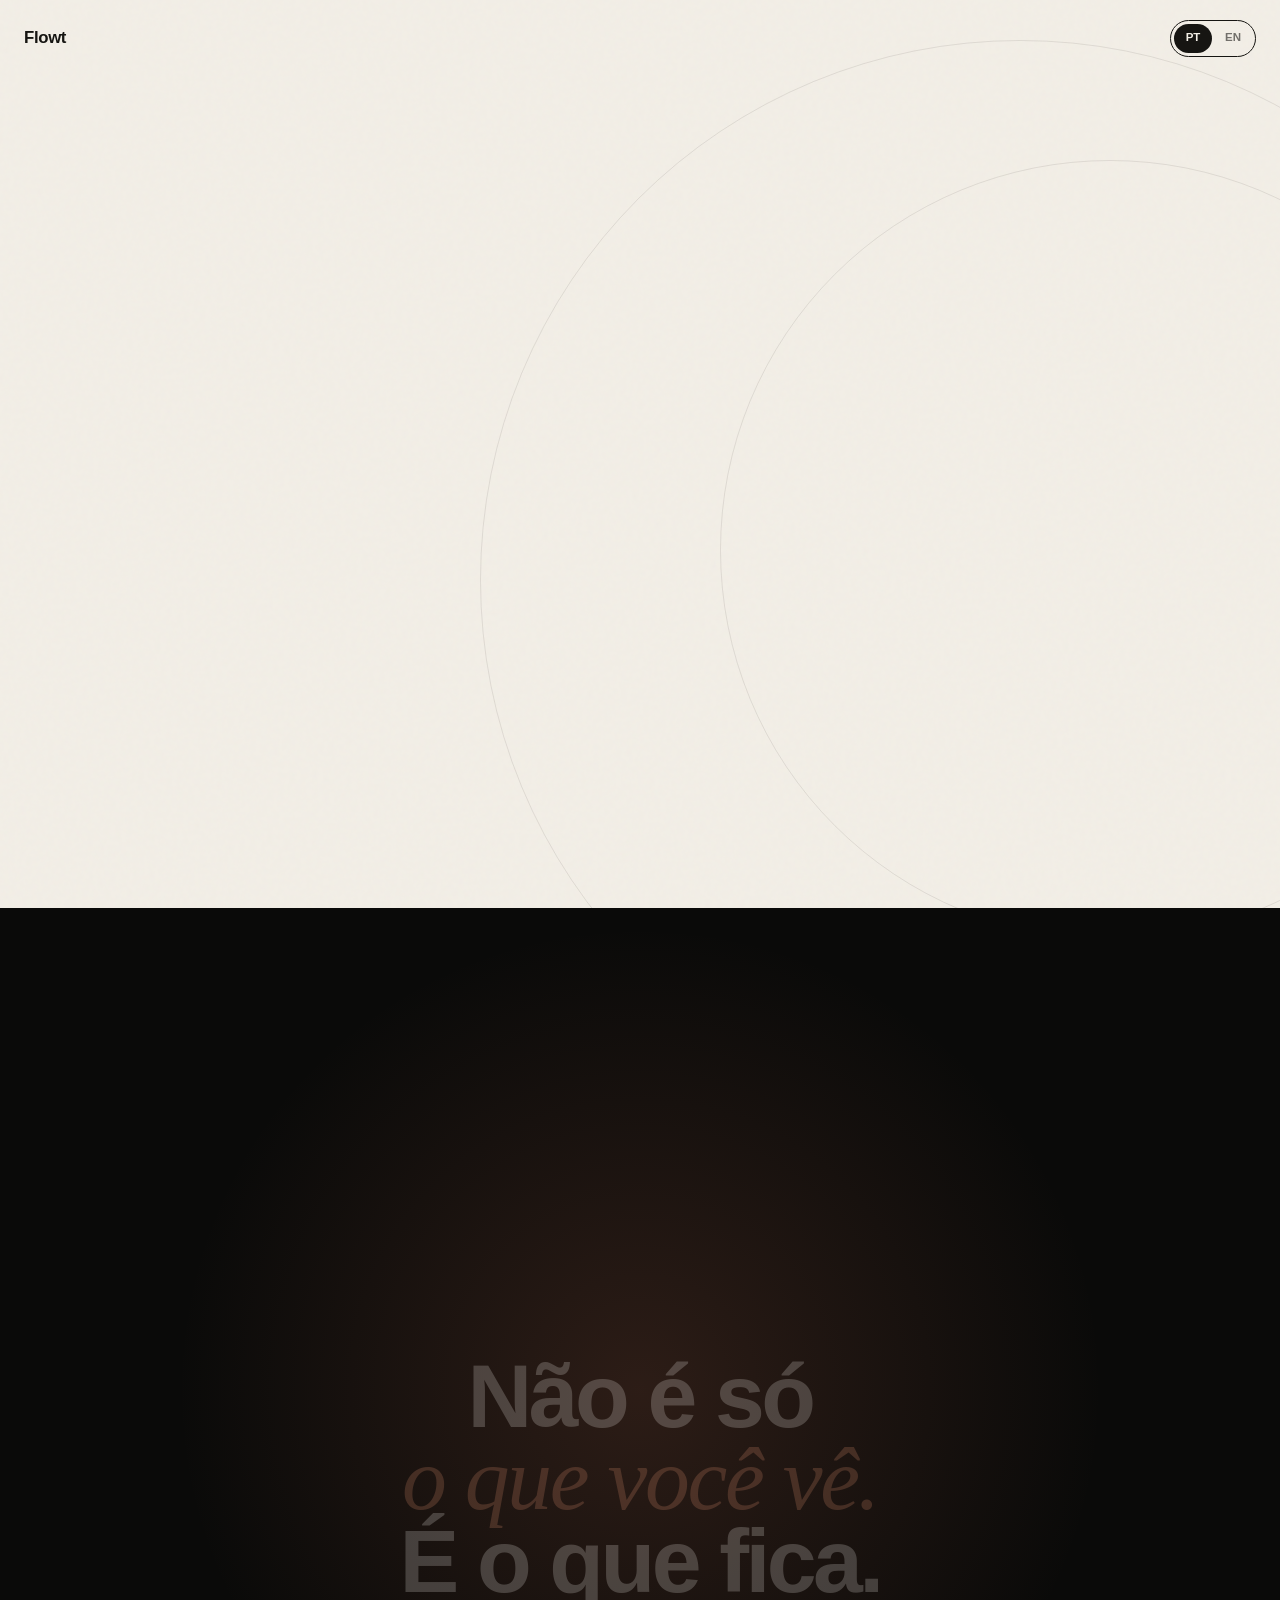
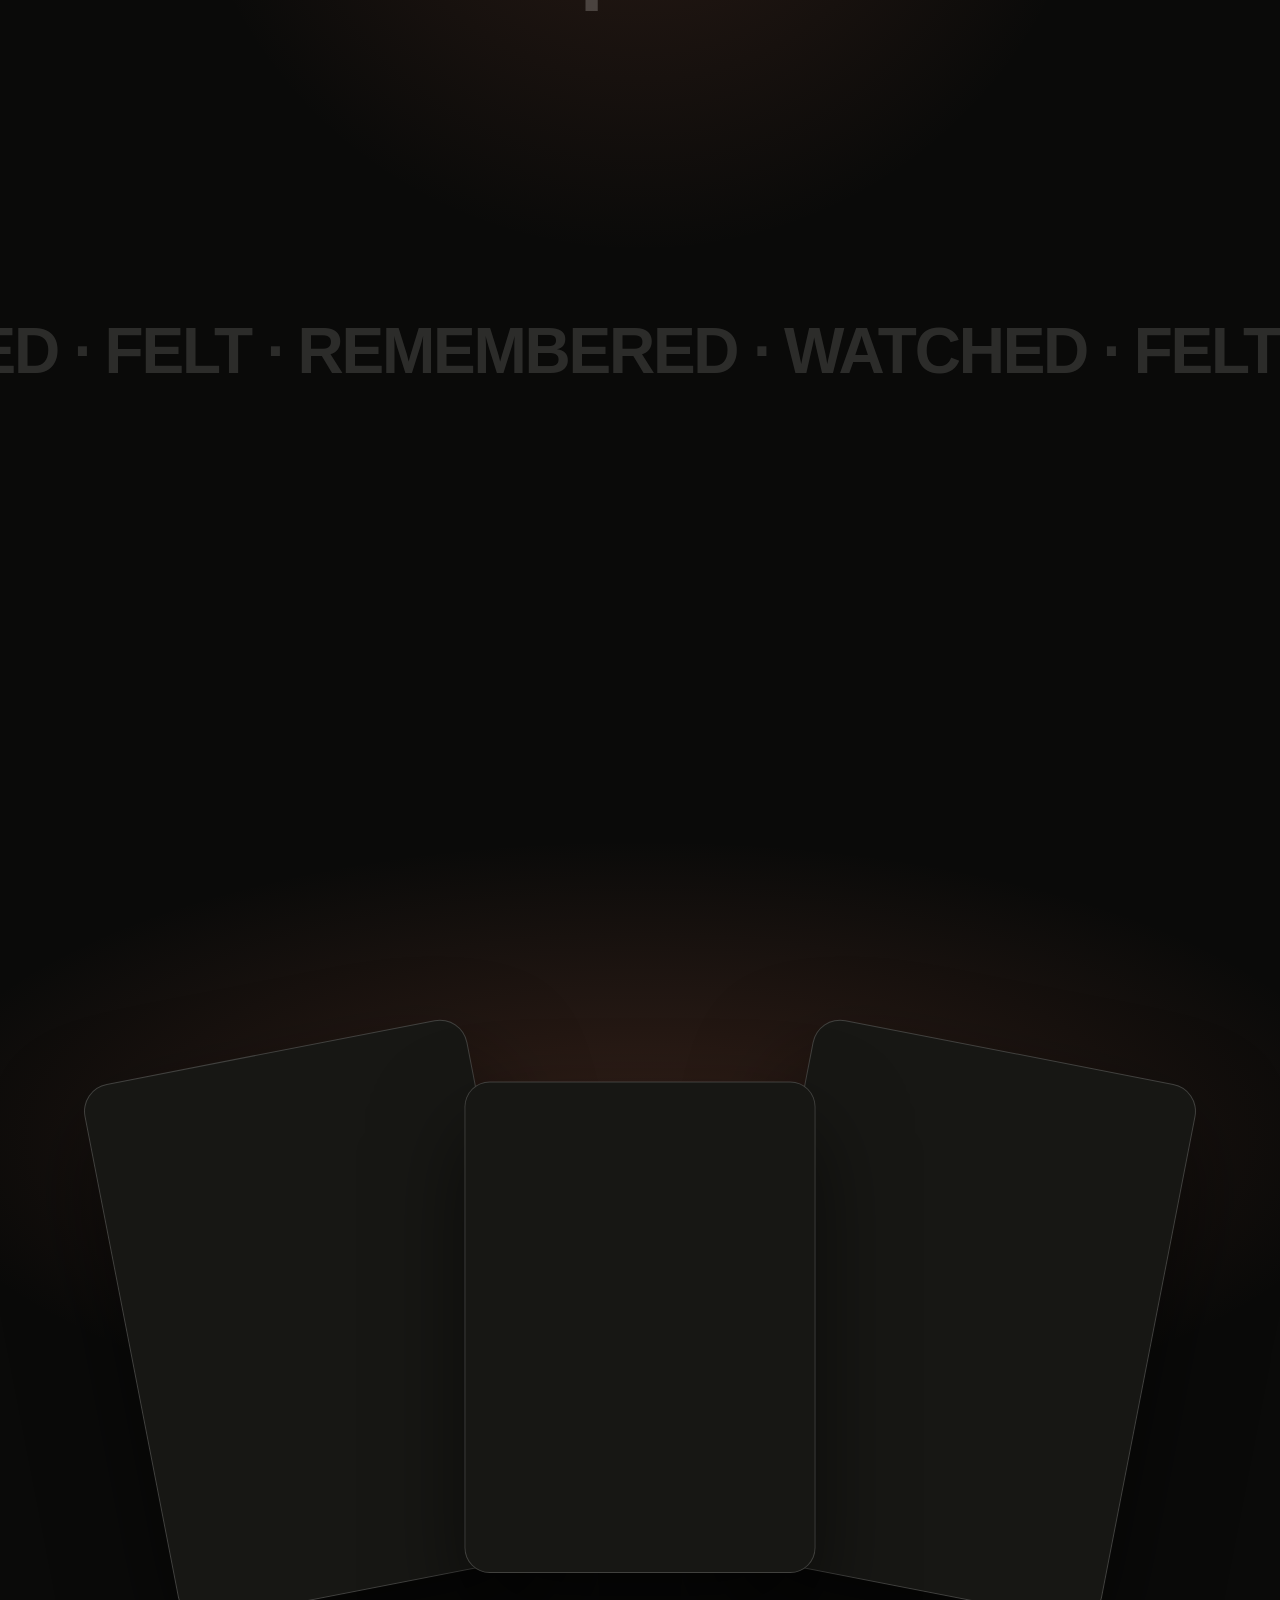
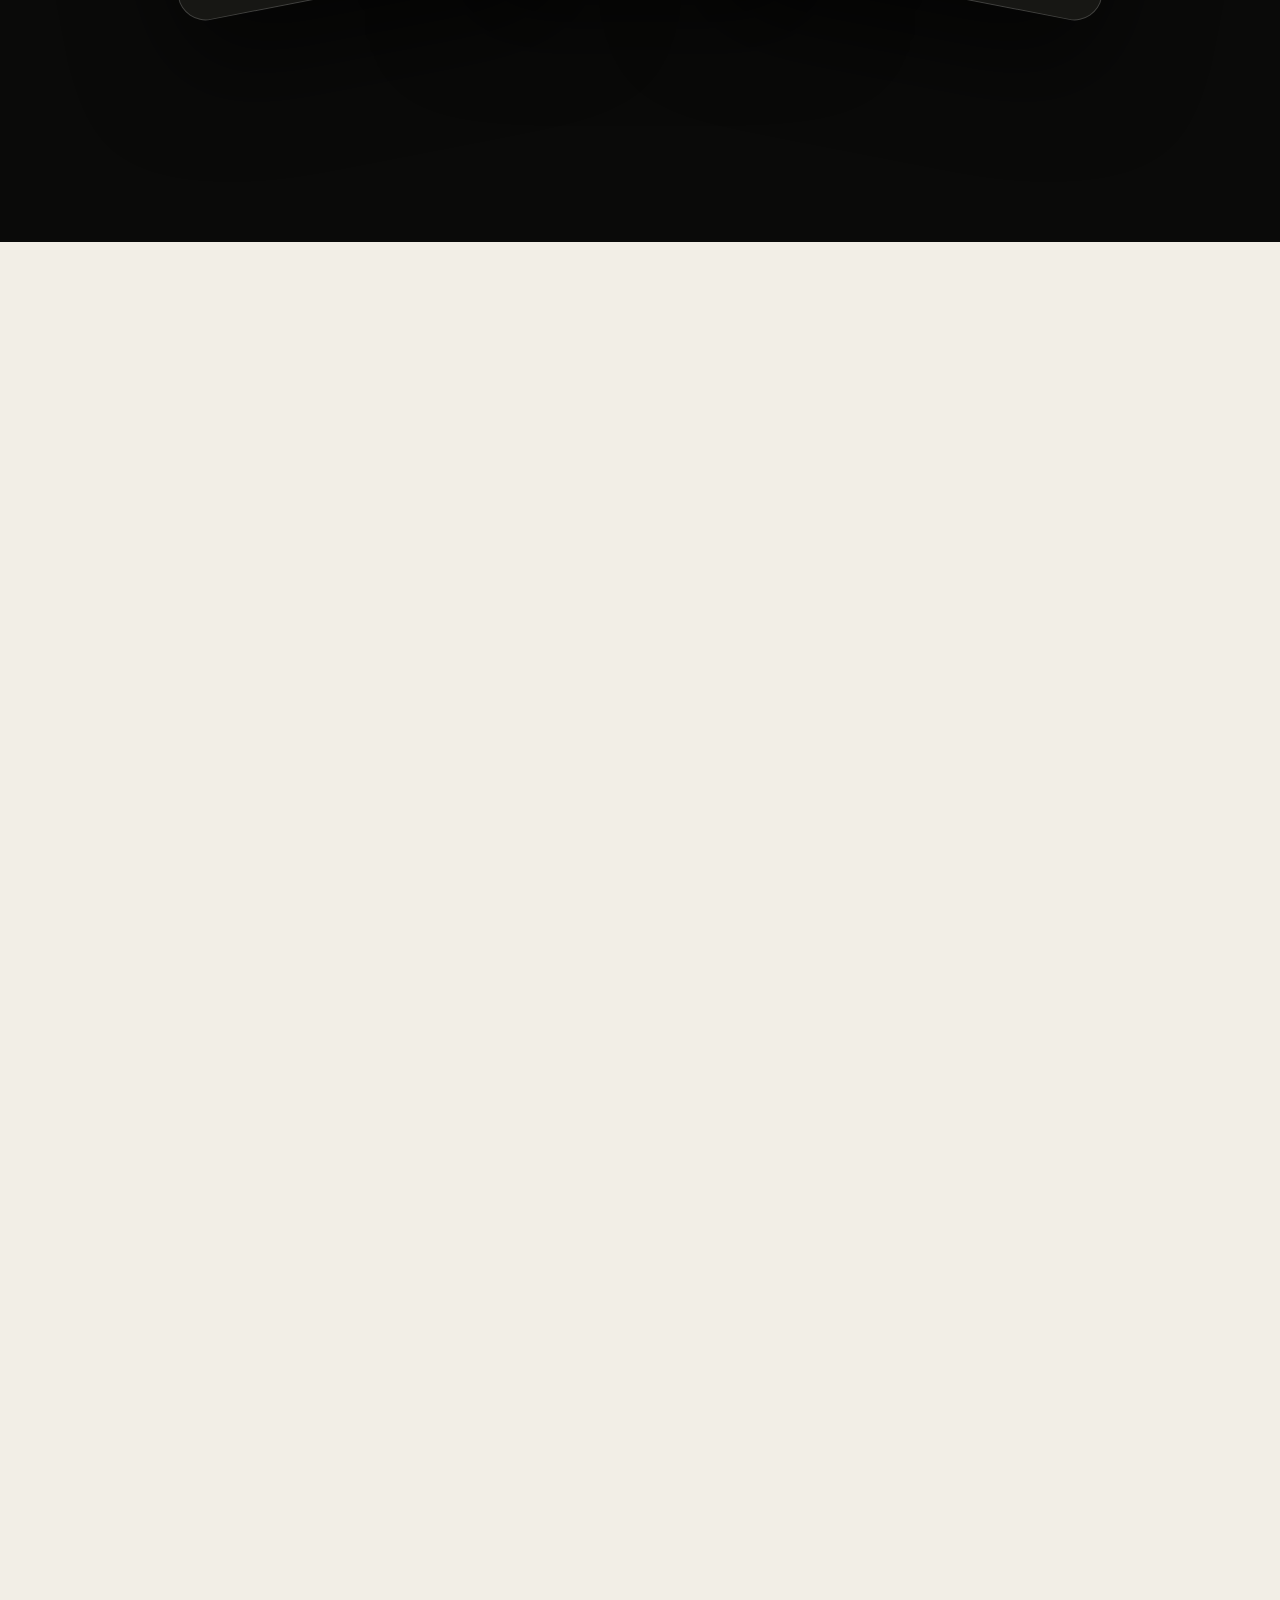
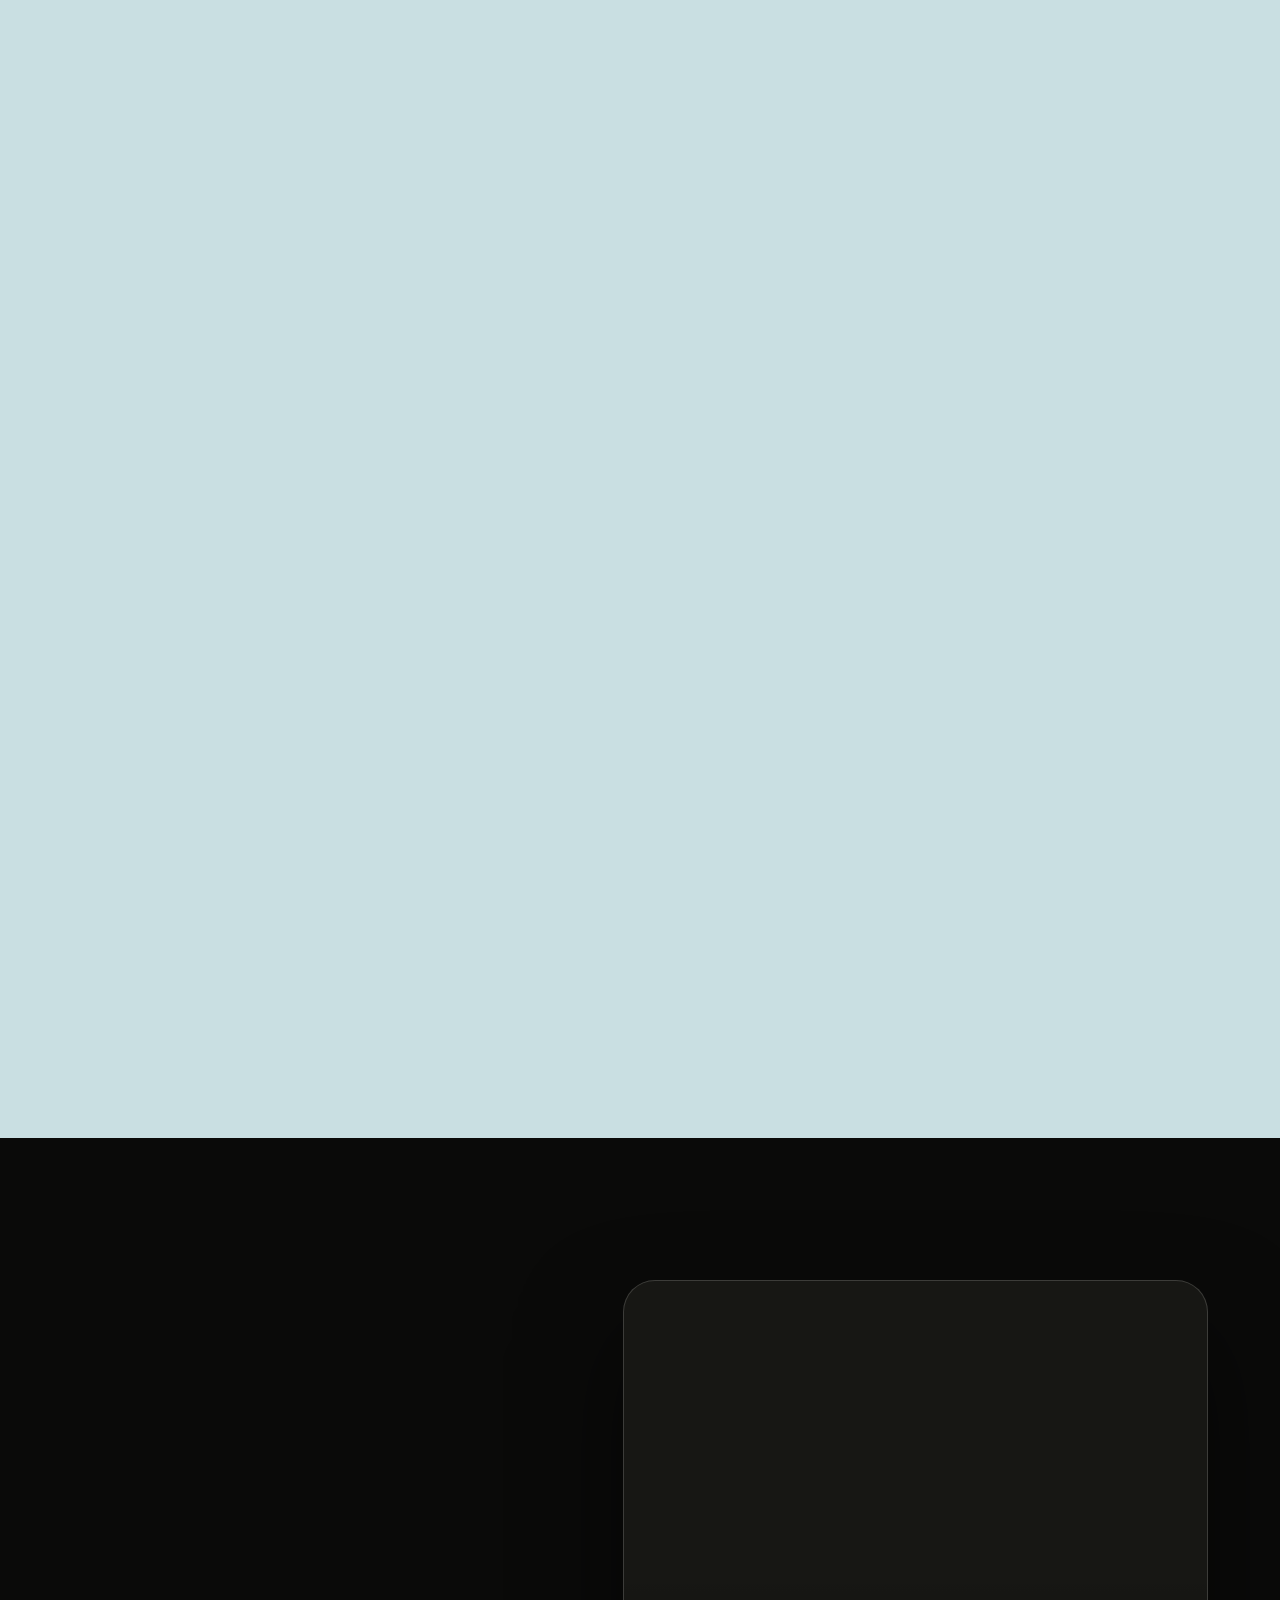
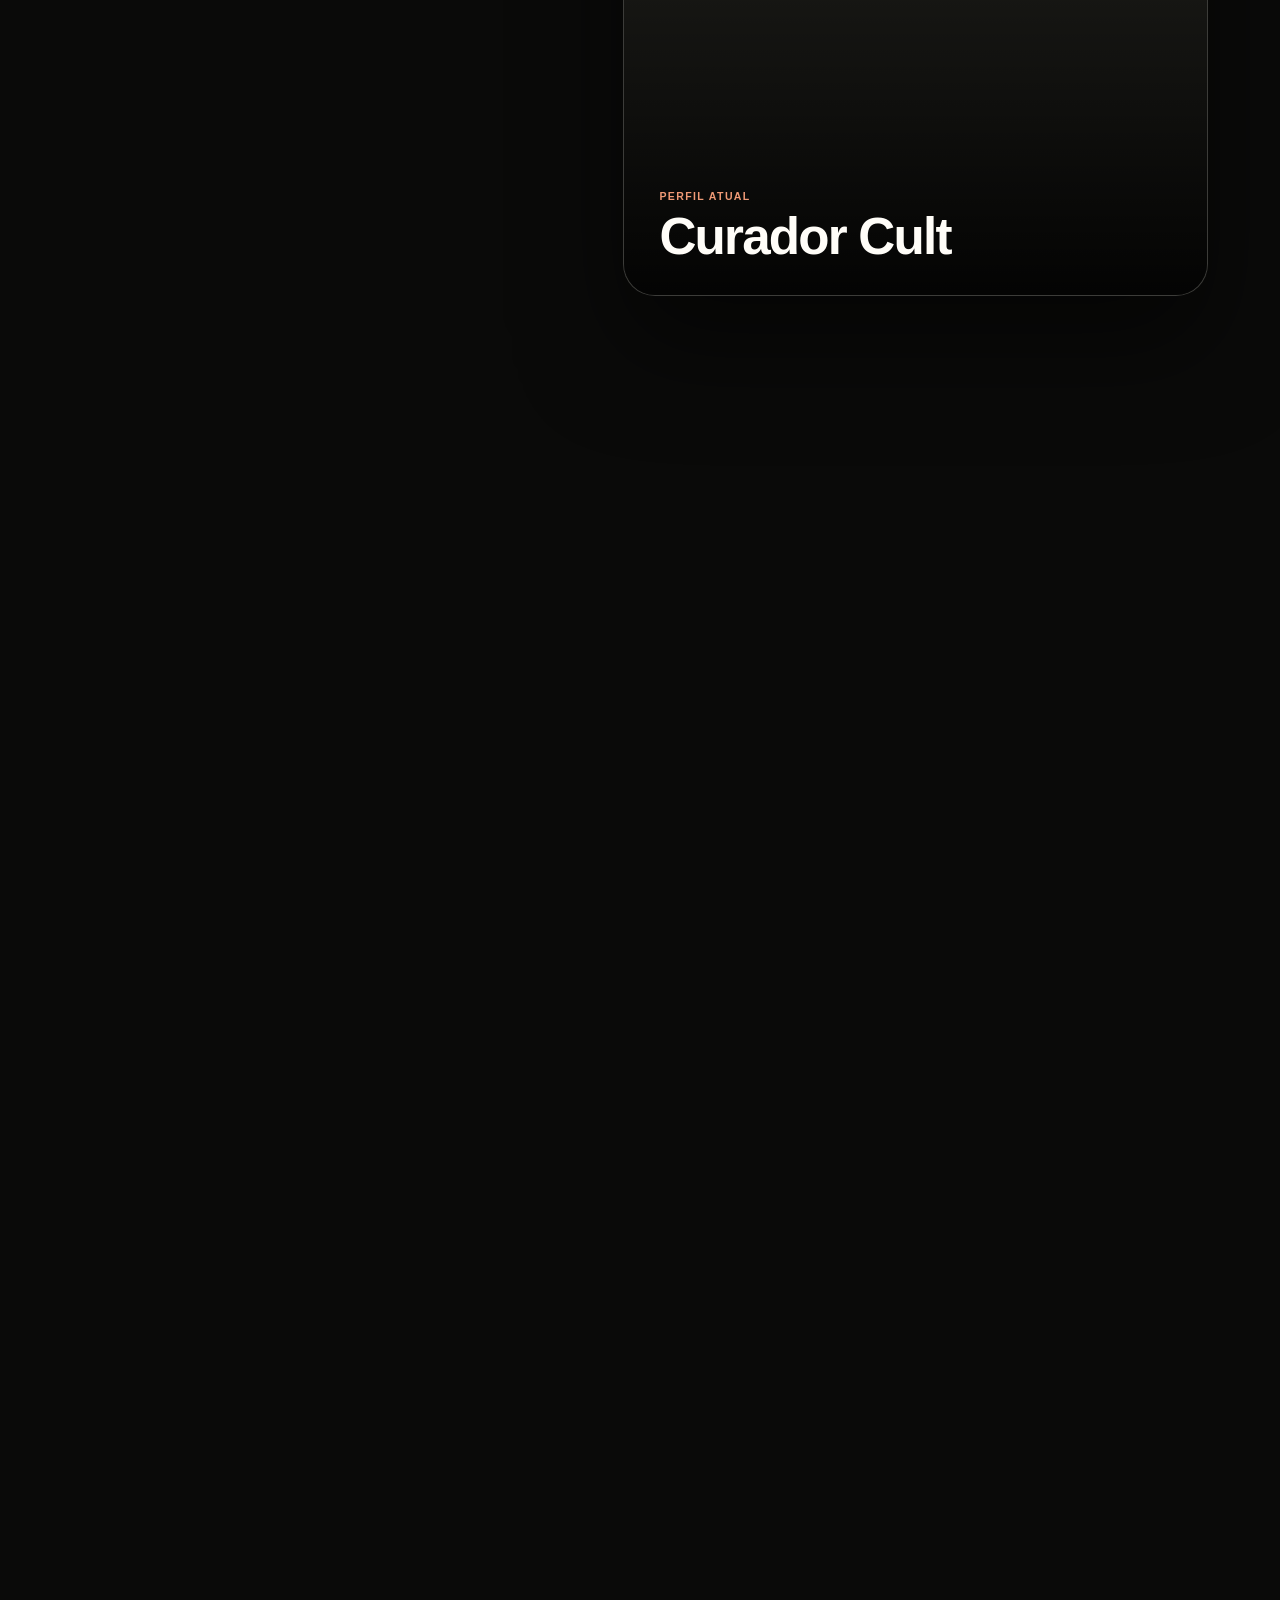
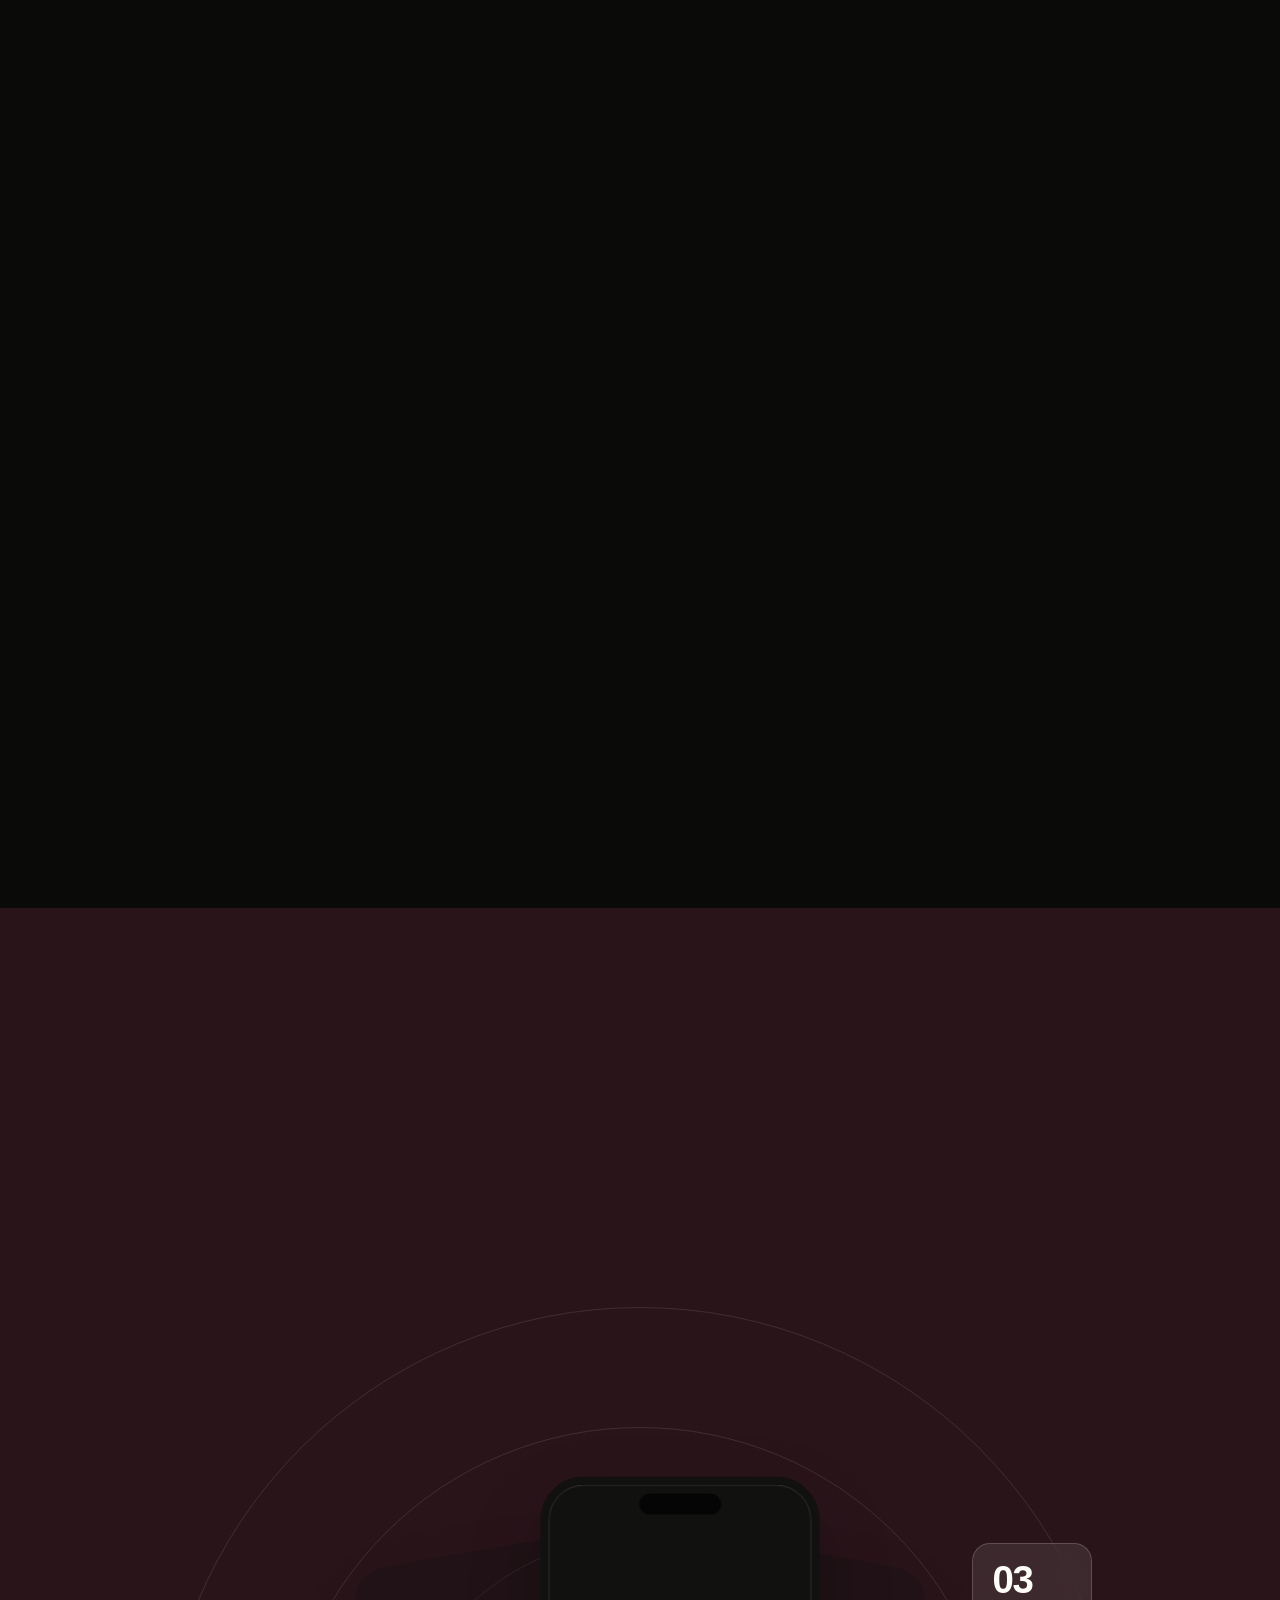
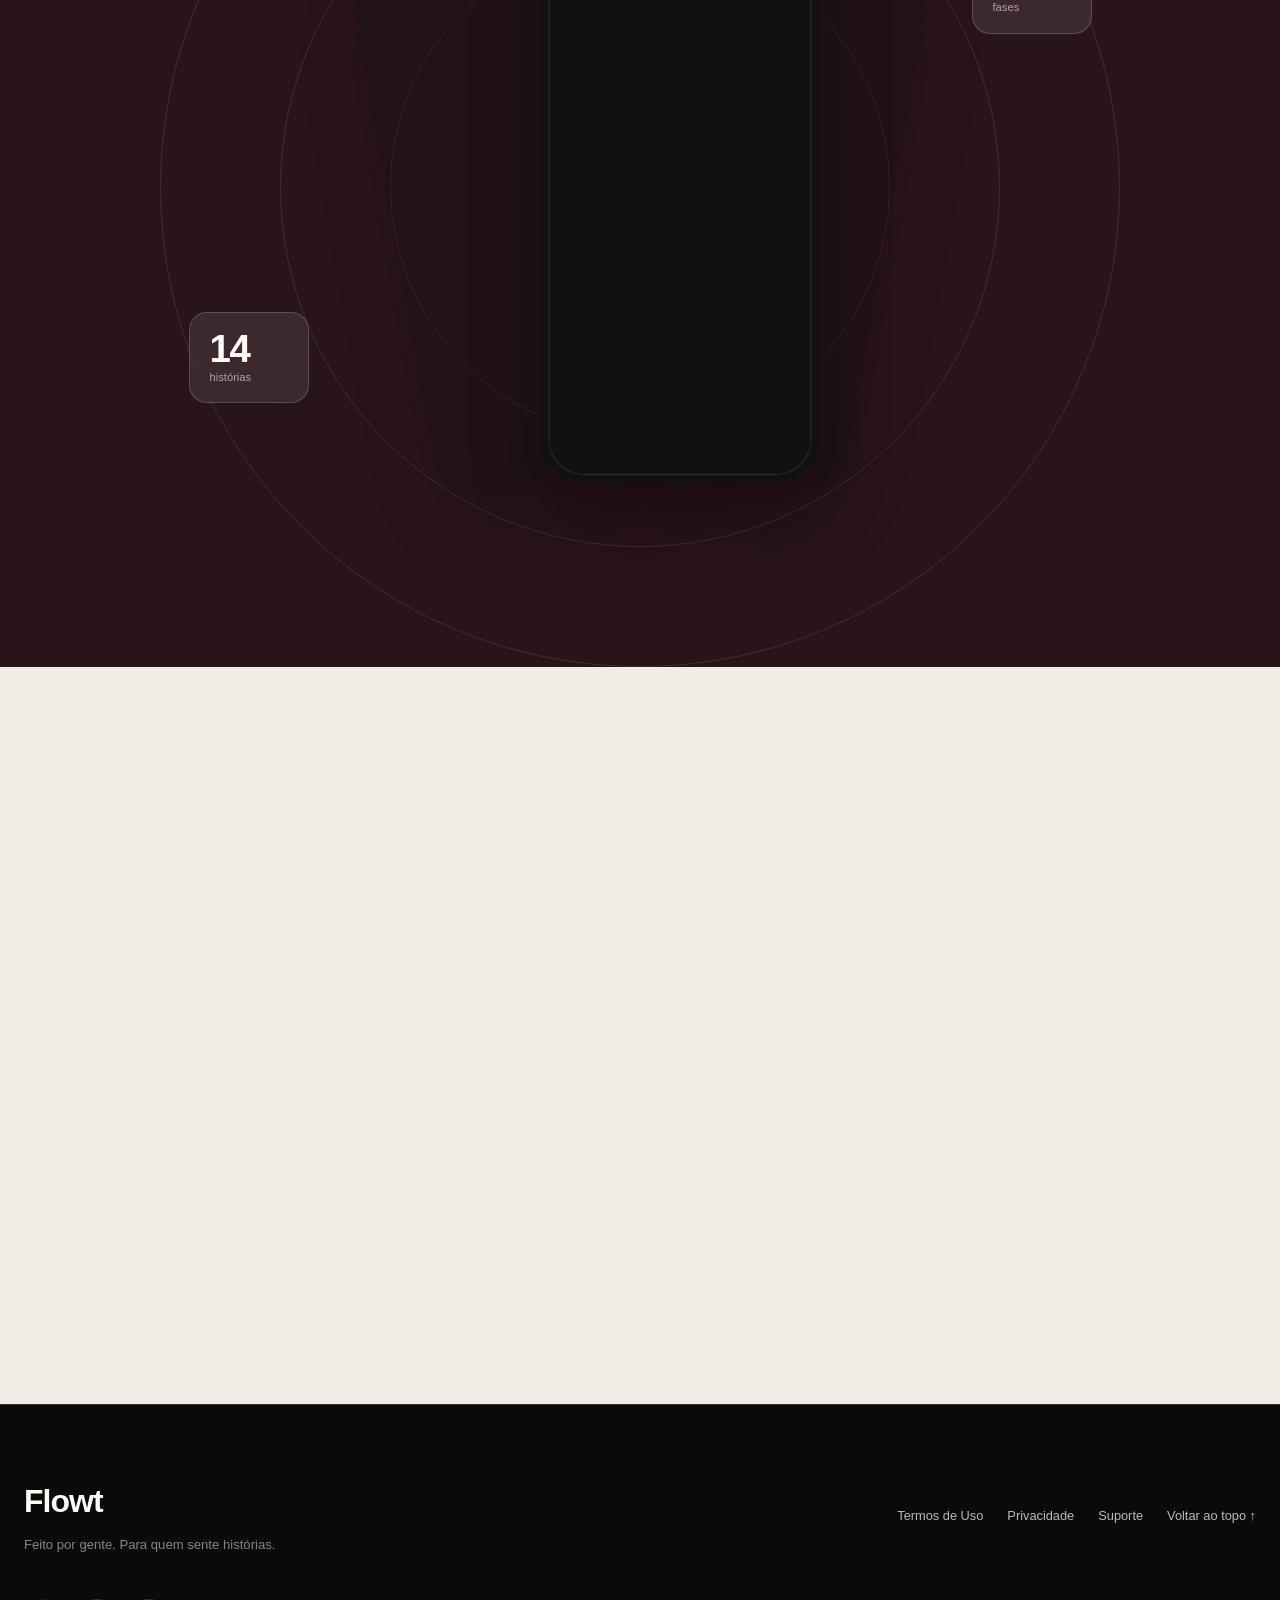
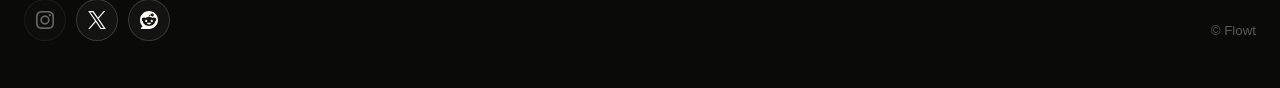
<file: index.html>
<!doctype html>
<html lang="pt-BR" class="no-js">
<head>
  <meta charset="utf-8">
  <meta name="viewport" content="width=device-width, initial-scale=1">
  <meta name="theme-color" content="#f2eee6">
  <title>Flowt — Feito para quem assiste de verdade</title>
  <meta name="description" content="Memórias, recomendações e insights construídos a partir do seu jeito de assistir.">
  <link rel="icon" href="images/appicon.png">
  <link rel="apple-touch-icon" href="images/appicon.png">
  <link rel="preconnect" href="https://fonts.googleapis.com">
  <link rel="preconnect" href="https://fonts.gstatic.com" crossorigin>
  <link href="https://fonts.googleapis.com/css2?family=DM+Sans:opsz,wght@9..40,400;9..40,500;9..40,600&amp;family=Instrument+Serif:ital@0;1&amp;family=Inter+Tight:wght@500;600;700&amp;display=swap" rel="stylesheet">
  <script>document.documentElement.classList.remove('no-js');document.documentElement.classList.add('js');</script>
  <link rel="stylesheet" href="index.css">
</head>
<body>
  <a class="skip-link" href="#main" data-i18n="skip">Pular para o conteúdo</a>

  <header class="site-header" id="site-header">
    <a class="brand" href="#top" aria-label="Flowt — início" data-i18n-aria="aria.home">
      <span class="brand-wordmark">Flowt</span>
    </a>

    <div class="header-actions">
      <div class="language-switch" role="group" aria-label="Idioma" data-i18n-aria="aria.language">
        <button type="button" data-language="pt" class="is-active" aria-pressed="true">PT</button>
        <button type="button" data-language="en" aria-pressed="false">EN</button>
      </div>
    </div>
  </header>

  <main id="main">
    <section class="hero chapter chapter-warm" id="top" data-theme="light">
      <div class="hero-noise" aria-hidden="true"></div>
      <div class="hero-orbit hero-orbit-one" aria-hidden="true"></div>
      <div class="hero-orbit hero-orbit-two" aria-hidden="true"></div>

      <div class="hero-inner">
        <div class="hero-copy">
          <div class="hero-product-mark reveal" aria-hidden="true">
            <img src="images/appicon.png" width="24" height="24" alt="">
            <span>Flowt</span>
          </div>
          <h1 class="hero-title">
            <span class="title-line reveal" data-i18n="hero.line1">Feito para quem</span>
            <span class="title-line title-line-accent reveal" data-i18n="hero.line2">assiste de verdade.</span>
          </h1>
          <p class="hero-deck reveal" data-i18n="hero.deck">Memórias, recomendações e insights construídos a partir do seu jeito de assistir.</p>
          <p class="hero-support reveal" data-i18n="hero.support">O Flowt transforma o que você assiste em fases, entende o seu ritmo e ajuda a encontrar o que combina com cada momento.</p>
          <div class="app-store-badge hero-store-badge reveal" aria-disabled="true">
            <span class="apple-mark" aria-hidden="true"></span>
            <span><small data-i18n="store.soon">Em breve na</small><strong>App Store</strong></span>
          </div>
        </div>
        <div class="hero-stage" aria-label="Prévia do aplicativo Flowt" data-i18n-aria="aria.preview">
          <figure class="hero-hand-phone reveal">
            <div class="hero-hand-screen">
              <img src="site-img/optimized/pt/home.jpg" data-src-pt="site-img/optimized/pt/home.jpg" data-src-en="site-img/optimized/en/home.jpg" width="900" height="1955" alt="Tela inicial do Flowt" data-i18n-alt="alt.home" fetchpriority="high">
            </div>
            <img class="hero-hand-frame" src="site-img/shared/phone-hand.png" width="1200" height="1600" alt="" aria-hidden="true" fetchpriority="high">
          </figure>
        </div>
      </div>
    </section>

    <section class="manifesto chapter chapter-noir motion-section" id="manifesto" data-theme="dark">
      <div class="manifesto-glow" aria-hidden="true"></div>
      <div class="manifesto-inner">
        <p class="eyebrow eyebrow-light reveal" data-i18n="manifesto.eyebrow">Histórias deixam rastros</p>
        <h2 class="manifesto-title">
          <span data-i18n="manifesto.line1">Não é só</span>
          <em data-i18n="manifesto.line2">o que você vê.</em>
          <span data-i18n="manifesto.line3">É o que fica.</span>
        </h2>
        <p class="manifesto-caption reveal" data-i18n="manifesto.caption">O Flowt transforma o seu histórico em uma narrativa sobre fases, afetos e descobertas.</p>
      </div>
      <div class="manifesto-marquee" aria-hidden="true">
        <span>WATCHED · FELT · REMEMBERED · WATCHED · FELT · REMEMBERED ·</span>
      </div>
    </section>

    <section class="memories chapter chapter-noir motion-section" id="memories" data-theme="dark">
      <div class="section-intro section-intro-light">
        <p class="eyebrow eyebrow-light reveal" data-i18n="memories.eyebrow">Memórias</p>
        <h2 class="display-title reveal" data-i18n="memories.title">Listas guardam títulos. Flowt guarda fases.</h2>
        <p class="section-deck reveal" data-i18n="memories.deck">Cada obra encontra um lugar no período da sua vida em que ela realmente importou.</p>
      </div>

      <div class="memory-stage" aria-label="Exemplos de memórias culturais" data-i18n-aria="aria.memories">
        <article class="memory-poster memory-poster-one" data-memory-card>
          <img src="site-img/optimized/pt/memory-1.jpg" data-src-pt="site-img/optimized/pt/memory-1.jpg" data-src-en="site-img/optimized/en/memory1.jpg" width="900" height="1955" alt="Fase O ciclo dos dramas emocionais" data-i18n-alt="alt.memory1" loading="lazy" decoding="async">
        </article>
        <article class="memory-poster memory-poster-two" data-memory-card>
          <img src="site-img/optimized/pt/memory-2.jpg" data-src-pt="site-img/optimized/pt/memory-2.jpg" data-src-en="site-img/optimized/en/memory-2.jpg" width="900" height="1955" alt="Fase A sequência dos títulos intensos" data-i18n-alt="alt.memory2" loading="lazy" decoding="async">
        </article>
        <article class="memory-poster memory-poster-three" data-memory-card>
          <img src="site-img/optimized/pt/memory-3.jpg" data-src-pt="site-img/optimized/pt/memory-3.jpg" data-src-en="site-img/optimized/en/memory-3.jpg" width="900" height="1955" alt="Fase Séries que pedem retorno" data-i18n-alt="alt.memory3" loading="lazy" decoding="async">
        </article>
      </div>

      <p class="memory-footnote reveal" data-i18n="memories.footnote">Seu histórico deixa de ser uma planilha e passa a ter contexto.</p>
    </section>

    <section class="personalization chapter chapter-warm" id="personalization" data-theme="light">
      <div class="section-intro">
        <p class="eyebrow reveal" data-i18n="personal.eyebrow">Personalização que você entende</p>
        <h2 class="display-title reveal" data-i18n="personal.title">O algoritmo não é uma caixa-preta. É um espelho.</h2>
      </div>

      <div class="feature-row feature-row-vibe">
        <div class="feature-copy reveal">
          <span class="feature-number">01</span>
          <h3 data-i18n="personal.vibe.title">Comece pelo que quer sentir.</h3>
          <p data-i18n="personal.vibe.body">Descreva a vibe — leve, inquietante, bonita ou estranha. O Flowt encontra histórias para o seu momento, não para uma categoria.</p>
          <div class="prompt-example">
            <span data-i18n="personal.vibe.prompt">“Algo bonito para desacelerar.”</span>
            <span class="prompt-cursor" aria-hidden="true"></span>
          </div>
        </div>

        <div class="feature-visual feature-visual-vibe reveal">
          <div class="ambient-card ambient-card-top" aria-hidden="true">
            <span data-i18n="personal.tag.slowCinema">cinema lento</span><strong data-i18n="personal.tag.calm">calmo</strong>
          </div>
          <figure class="phone phone-feature">
            <img src="site-img/optimized/pt/discovery-vibe.jpg" data-src-pt="site-img/optimized/pt/discovery-vibe.jpg" data-src-en="site-img/optimized/en/discovery-vibe.jpg" width="900" height="1955" alt="Busca por vibe no Flowt" data-i18n-alt="alt.discover" loading="lazy" decoding="async">
          </figure>
          <div class="vibe-bubble vibe-bubble-one" aria-hidden="true" data-i18n="personal.tag.comfort">conforto</div>
          <div class="vibe-bubble vibe-bubble-two" aria-hidden="true" data-i18n="personal.tag.curious">curioso</div>
          <div class="vibe-bubble vibe-bubble-three" aria-hidden="true" data-i18n="personal.tag.intense">intenso</div>
        </div>
      </div>

      <div class="feature-row feature-row-explain">
        <div class="feature-copy reveal">
          <span class="feature-number">02</span>
          <h3 data-i18n="personal.explain.title">Saiba por que combina.</h3>
          <p data-i18n="personal.explain.body">Vibe, histórico, ritmo e preferências aparecem na recomendação. Você vê os sinais e continua no controle.</p>
          <ul class="signal-list" aria-label="Sinais usados pelo Flowt" data-i18n-aria="aria.signals">
            <li><span data-i18n="personal.signal1">Seu momento</span><strong>40%</strong></li>
            <li><span data-i18n="personal.signal2">Seu histórico</span><strong>35%</strong></li>
            <li><span data-i18n="personal.signal3">Seu ritmo</span><strong>25%</strong></li>
          </ul>
        </div>

        <div class="feature-visual feature-visual-explain reveal">
          <figure class="phone phone-feature phone-tilted">
            <img src="site-img/optimized/pt/why-fits-you.jpg" data-src-pt="site-img/optimized/pt/why-fits-you.jpg" data-src-en="site-img/optimized/en/why-fits-you.jpg" width="900" height="1955" alt="Explicação de recomendação no Flowt" data-i18n-alt="alt.series" loading="lazy" decoding="async">
          </figure>
        </div>
      </div>
    </section>

    <section class="care chapter chapter-sky" id="care" data-theme="light">
      <div class="section-intro care-intro">
        <p class="eyebrow reveal" data-i18n="care.eyebrow">Um algoritmo com cuidado</p>
        <h2 class="display-title reveal" data-i18n="care.title">Seu ritmo muda. O Flowt acompanha.</h2>
        <p class="section-deck reveal" data-i18n="care.deck">O Flowt não tenta adivinhar seu humor. Ele compara o seu momento com o seu próprio histórico para recomendar com contexto — não para prender sua atenção.</p>
      </div>

      <div class="care-grid">
        <article class="care-card care-card-ray reveal">
          <div class="care-visual ray-card-visual">
            <span class="care-visual-label" aria-hidden="true">RAY · FLOWT</span>
            <div class="ray-card-orbit" aria-hidden="true"></div>
            <img src="images/optimized/ray-wave.png" width="900" height="900" alt="Ray acenando" data-i18n-alt="alt.rayWave" loading="lazy" decoding="async">
          </div>
          <div class="care-card-copy">
            <span class="care-card-index">01</span>
            <h3 data-i18n="care.ray.title">Conheça Ray, sua companhia no Flowt.</h3>
            <p data-i18n="care.ray.body">Ele transforma sinais complexos em uma leitura simples, sempre por perto e sem julgamentos.</p>
          </div>
        </article>

        <article class="care-card care-card-reading reveal">
          <div class="care-visual rhythm-card-visual" aria-hidden="true">
            <img src="site-img/optimized/pt/battery.jpg" data-src-pt="site-img/optimized/pt/battery.jpg" data-src-en="site-img/optimized/en/battery.jpg" width="900" height="977" alt="" loading="lazy" decoding="async">
          </div>
          <div class="care-card-copy">
            <span class="care-card-index">02</span>
            <h3 data-i18n="care.reading.title">O seu normal é a referência.</h3>
            <p data-i18n="care.reading.body">Intensidade, frequência, maratonas, novidade e o tempo desde o último check-in ajudam o Flowt a entender seu ritmo cultural.</p>
          </div>
        </article>

        <article class="care-card care-card-choice reveal">
          <div class="care-visual choice-card-visual" aria-hidden="true">
            <div class="choice-card-head">
              <span data-i18n="care.choice.visualTitle">O QUE COMBINA AGORA</span>
              <i></i>
            </div>
            <div class="choice-option is-selected">
              <span class="choice-icon">↓</span>
              <div><strong data-i18n="care.choice.ease">Aliviar</strong><small data-i18n="care.choice.easeHint">familiar, curto, gentil</small></div>
              <em></em>
            </div>
            <div class="choice-option">
              <span class="choice-icon">≈</span>
              <div><strong data-i18n="care.choice.keep">Manter</strong><small data-i18n="care.choice.keepHint">continuar no seu ritmo</small></div>
              <em></em>
            </div>
            <div class="choice-option">
              <span class="choice-icon">↗</span>
              <div><strong data-i18n="care.choice.explore">Explorar</strong><small data-i18n="care.choice.exploreHint">novidade e mais densidade</small></div>
              <em></em>
            </div>
          </div>
          <div class="care-card-copy">
            <span class="care-card-index">03</span>
            <h3 data-i18n="care.choice.title">Nem todo momento pede outra descoberta.</h3>
            <p data-i18n="care.choice.body">Às vezes o melhor é continuar algo familiar, escolher uma história curta, guardar para depois — ou simplesmente fazer uma pausa.</p>
          </div>
        </article>
      </div>

      <p class="care-statement reveal" data-i18n="care.statement">O objetivo não é aumentar o tempo de tela. É tornar cada escolha mais adequada ao momento.</p>
    </section>

    <section class="identity chapter chapter-noir motion-section" id="identity" data-theme="dark">
      <div class="identity-sticky">
        <div class="identity-copy">
          <p class="eyebrow eyebrow-light reveal" data-i18n="identity.eyebrow">Seu perfil de espectador</p>
          <h2 class="display-title reveal" data-i18n="identity.title">Não é um rótulo. É uma perspectiva.</h2>
          <p class="section-deck reveal" data-i18n="identity.deck">O Flowt reconhece padrões no longo prazo e devolve uma leitura viva do seu repertório.</p>
        </div>

        <div class="identity-canvas">
          <figure class="identity-art identity-art-one is-active" data-profile-frame="0">
            <img src="images/optimized/profile-cult.jpg" width="960" height="640" alt="Perfil Curador Cult" loading="lazy" decoding="async">
            <figcaption><span data-i18n="identity.profile1.kicker">Perfil atual</span><strong data-i18n="identity.profile1.title">Curador Cult</strong></figcaption>
          </figure>
          <figure class="identity-art identity-art-two" data-profile-frame="1">
            <img src="images/optimized/profile-intense.jpg" width="960" height="640" alt="Perfil Espectador Intenso" loading="lazy" decoding="async">
            <figcaption><span data-i18n="identity.profile2.kicker">Outra leitura</span><strong data-i18n="identity.profile2.title">Espectador Intenso</strong></figcaption>
          </figure>
          <figure class="identity-art identity-art-three" data-profile-frame="2">
            <img src="images/optimized/profile-cozy.jpg" width="960" height="640" alt="Perfil Refúgio Emocional" loading="lazy" decoding="async">
            <figcaption><span data-i18n="identity.profile3.kicker">Outro ritmo</span><strong data-i18n="identity.profile3.title">Refúgio Emocional</strong></figcaption>
          </figure>
        </div>
      </div>
    </section>

    <section class="perspective chapter chapter-wine motion-section" id="perspective" data-theme="dark">
      <div class="perspective-copy">
        <p class="eyebrow eyebrow-light reveal" data-i18n="perspective.eyebrow">Progresso com perspectiva</p>
        <h2 class="display-title reveal" data-i18n="perspective.title">Seu mês não é uma contagem. É um retrato.</h2>
        <p class="section-deck reveal" data-i18n="perspective.deck">Veja o que marcou o período, como o seu ritmo mudou e quais histórias ficaram.</p>
      </div>

      <div class="perspective-stage">
        <div class="perspective-rings" aria-hidden="true"><i></i><i></i><i></i></div>
        <figure class="phone phone-perspective">
          <img src="site-img/optimized/pt/recap.jpg" data-src-pt="site-img/optimized/pt/recap.jpg" data-src-en="site-img/optimized/en/recap.jpg" width="900" height="1955" alt="Retrospectiva mensal do Flowt" data-i18n-alt="alt.insights" loading="lazy" decoding="async">
        </figure>
        <figure class="perspective-card perspective-card-left" aria-hidden="true">
          <img src="site-img/optimized/pt/library.jpg" data-src-pt="site-img/optimized/pt/library.jpg" data-src-en="site-img/optimized/en/library.jpg" width="900" height="1955" alt="" loading="lazy" decoding="async">
        </figure>
        <figure class="perspective-card perspective-card-right" aria-hidden="true">
          <img src="site-img/optimized/pt/profile.jpg" data-src-pt="site-img/optimized/pt/profile.jpg" data-src-en="site-img/optimized/en/profile.jpg" width="900" height="1955" alt="" loading="lazy" decoding="async">
        </figure>
        <div class="perspective-stat stat-one"><strong>14</strong><span data-i18n="perspective.stat1">histórias</span></div>
        <div class="perspective-stat stat-two"><strong>03</strong><span data-i18n="perspective.stat2">fases</span></div>
      </div>
    </section>

    <section class="closing chapter chapter-warm" id="closing" data-theme="light">
      <img class="closing-icon reveal" src="images/appicon.png" width="120" height="120" alt="">
      <h2 class="closing-title reveal" data-i18n="closing.title">Dê mais sentido ao que você assiste.</h2>
      <p class="closing-subtitle reveal" data-i18n="closing.subtitle">Leve suas histórias, fases e descobertas com você — e encontre o que combina com cada momento.</p>
      <div class="app-store-badge closing-store-badge reveal" aria-disabled="true">
        <span class="apple-mark" aria-hidden="true"></span>
        <span><small data-i18n="store.soon">Em breve na</small><strong>App Store</strong></span>
      </div>
    </section>
  </main>

  <footer class="site-footer" id="footer" data-theme="dark">
    <div class="footer-brand">
      <span>Flowt</span>
      <p data-i18n="footer.signature">Feito por gente. Para quem sente histórias.</p>
    </div>
    <nav aria-label="Links do rodapé" data-i18n-aria="aria.footerLinks">
      <a href="./terms/" data-i18n="footer.terms">Termos de Uso</a>
      <a href="./privacy/" data-i18n="footer.privacy">Privacidade</a>
      <a href="./support/" data-i18n="footer.support">Suporte</a>
      <a href="#top" data-i18n="footer.top">Voltar ao topo ↑</a>
    </nav>
    <div class="footer-social" aria-label="Redes sociais" data-i18n-aria="aria.social">
      <span class="social-link is-pending" aria-label="Instagram — em breve" data-i18n-aria="aria.instagramSoon"><img src="images/social/instagram.svg" width="20" height="20" alt=""></span>
      <a class="social-link" href="https://x.com/flowt_app" target="_blank" rel="noopener noreferrer" aria-label="Flowt no X" data-i18n-aria="aria.x"><img src="images/social/x.svg" width="20" height="20" alt=""></a>
      <a class="social-link" href="https://www.reddit.com/r/flowtapp/" target="_blank" rel="noopener noreferrer" aria-label="Flowt no Reddit" data-i18n-aria="aria.reddit"><img src="images/social/reddit.svg" width="20" height="20" alt=""></a>
    </div>
    <small>© <span id="year"></span> Flowt</small>
  </footer>

  <script src="index.js" defer></script>
</body>
</html>
</file>
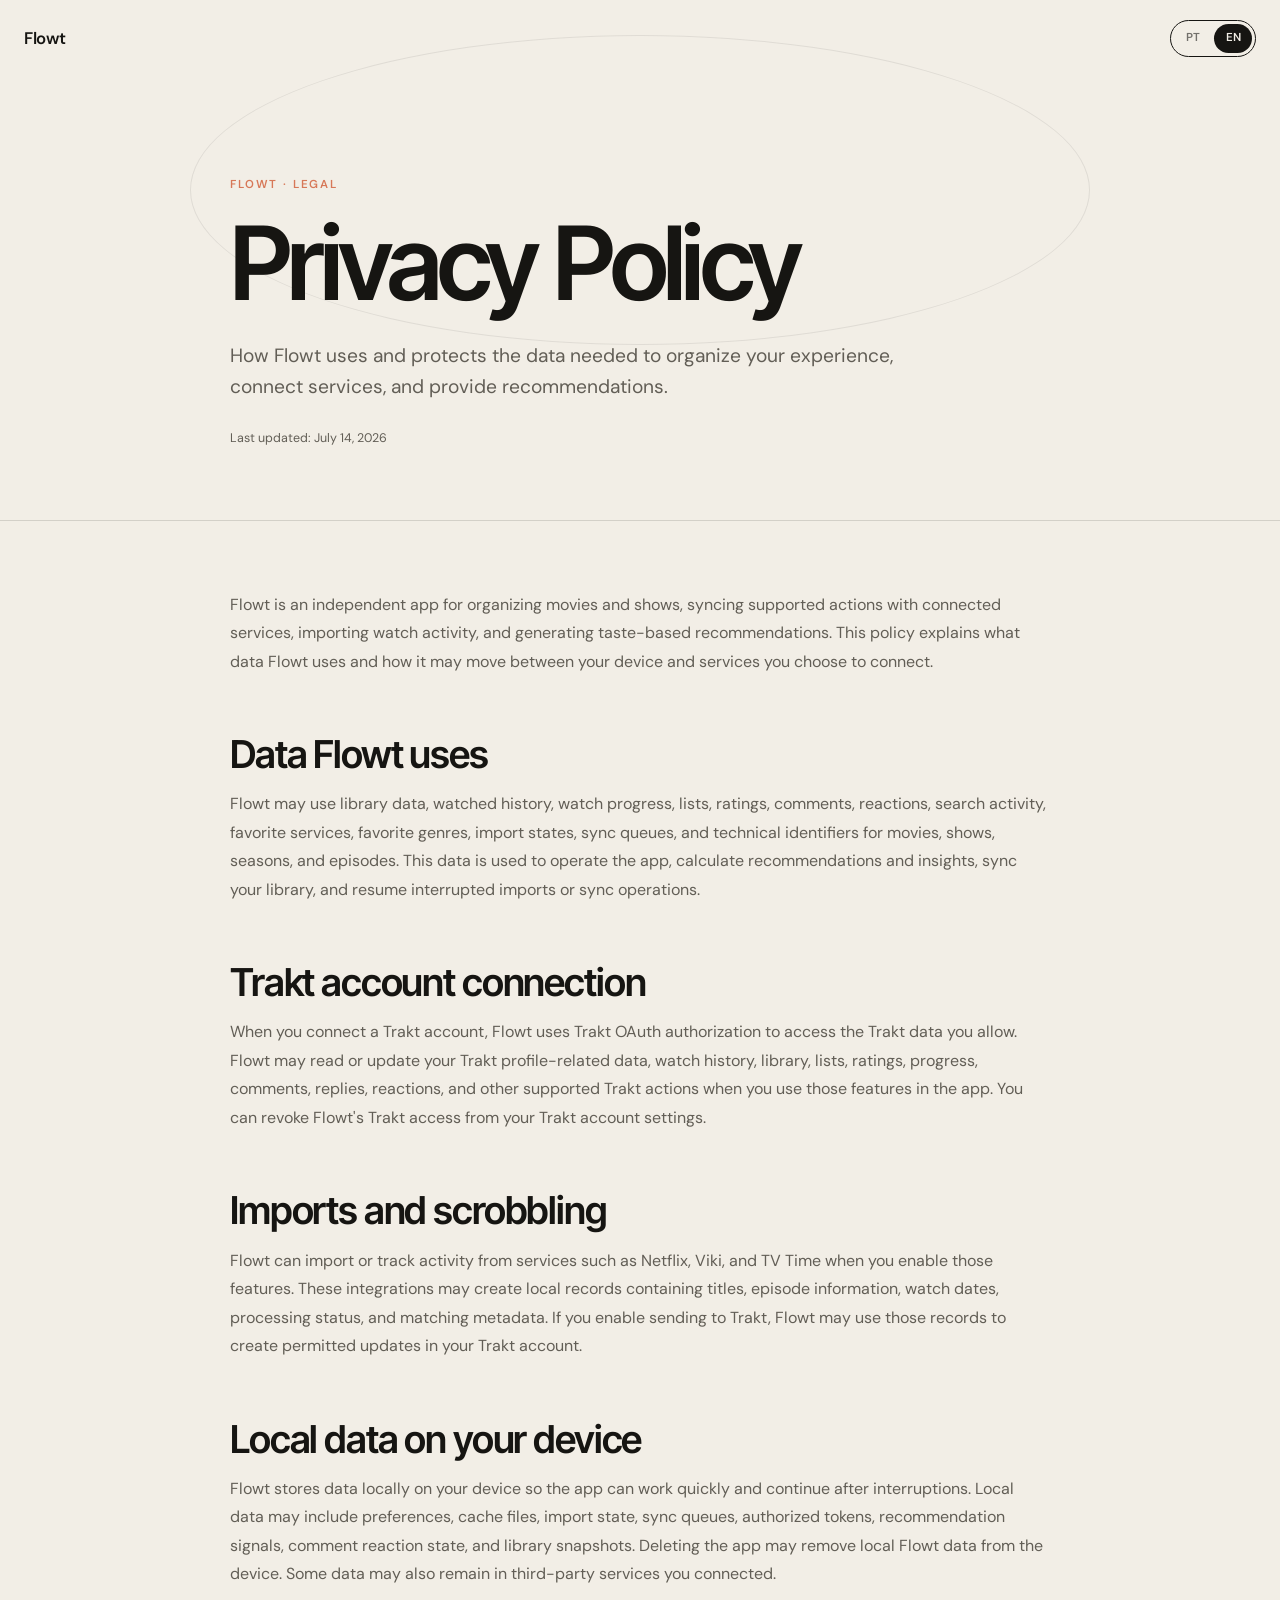
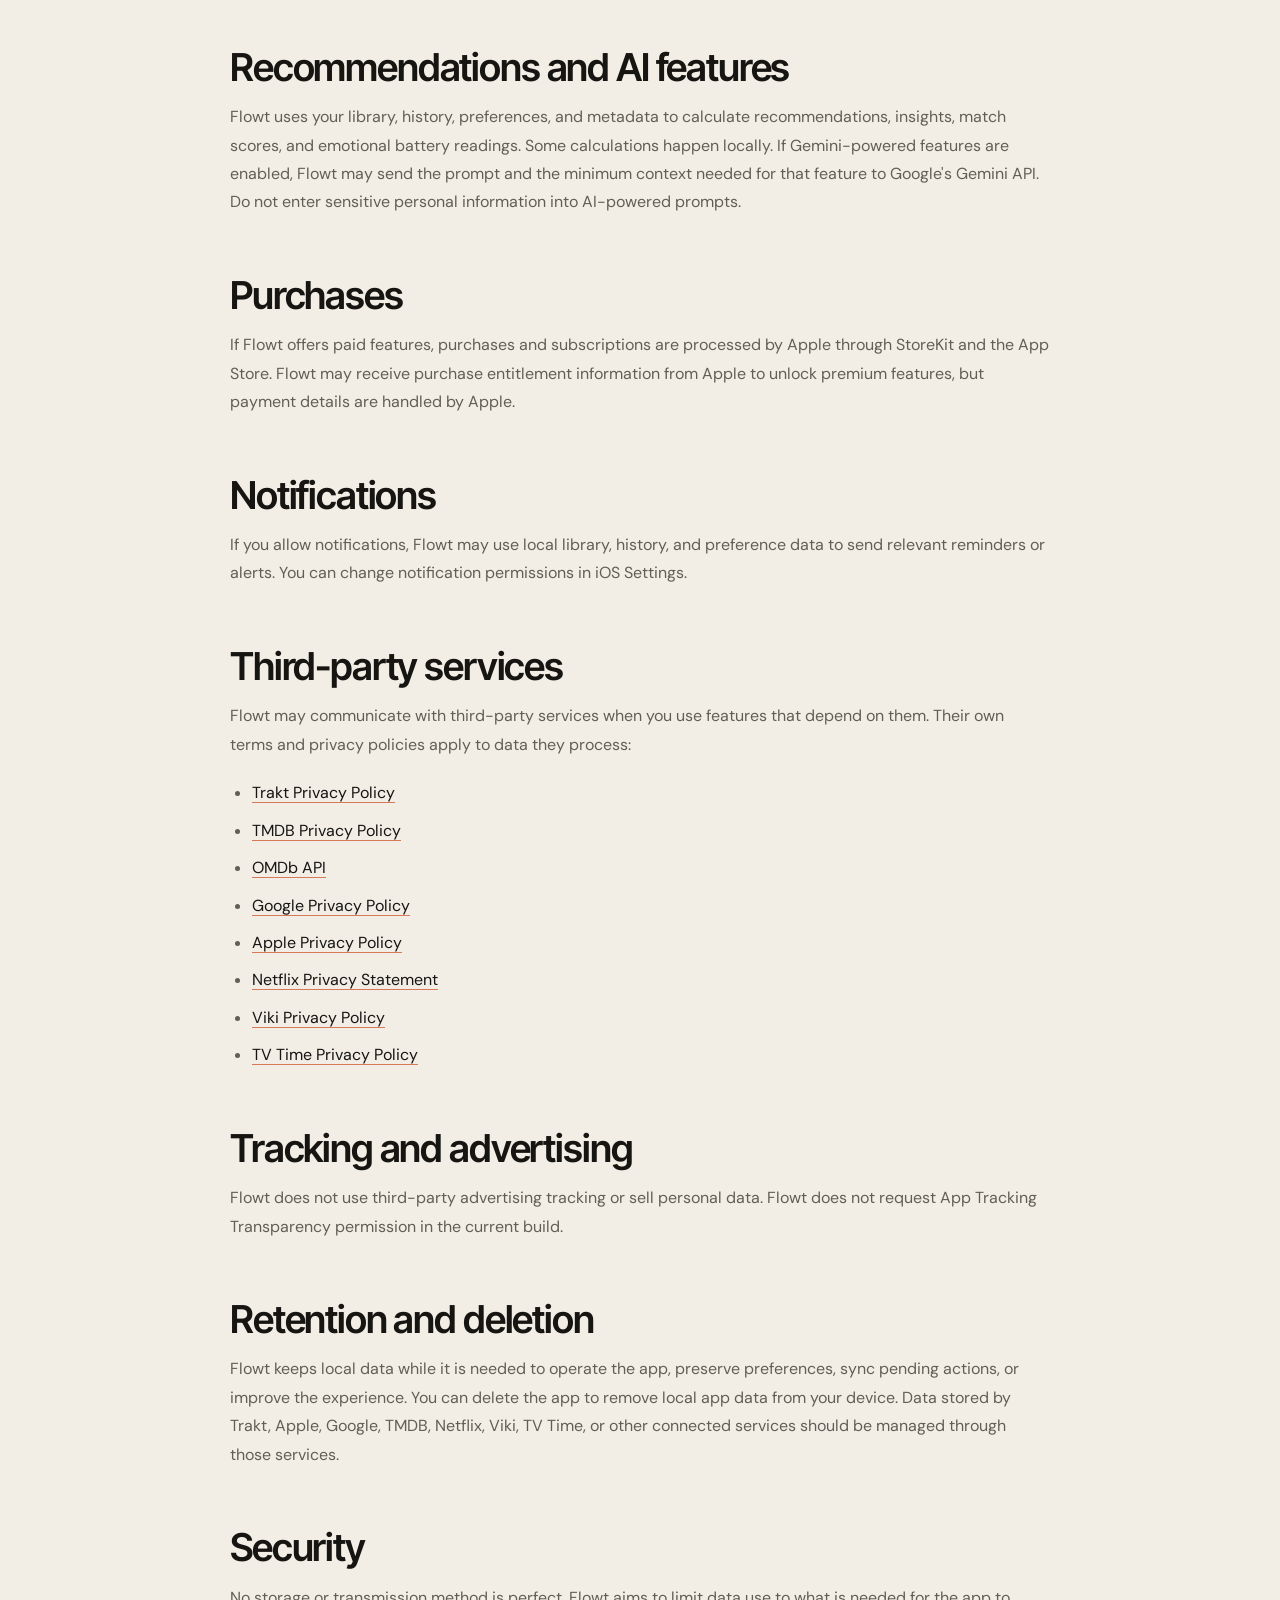
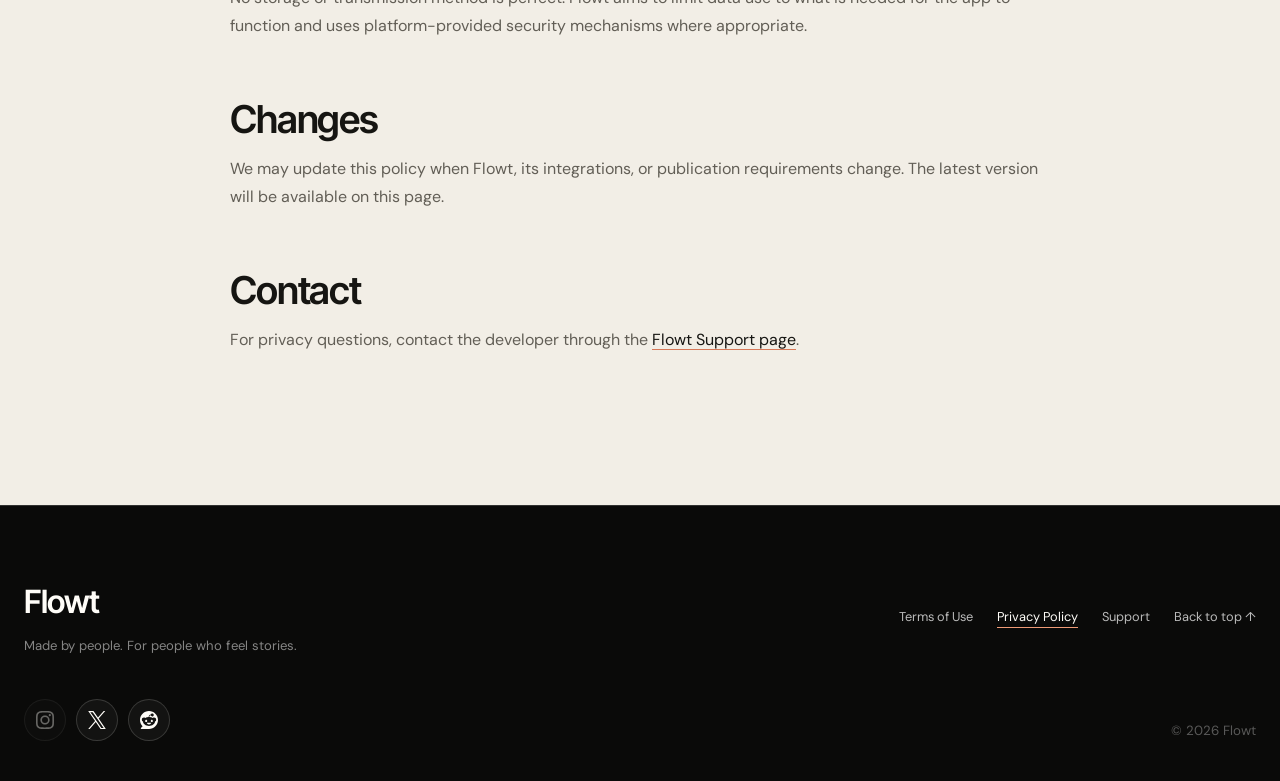
<file: privacy/index.html>
<!doctype html>
<html lang="pt-BR" class="no-js">
<head>
  <meta charset="utf-8">
  <meta name="viewport" content="width=device-width, initial-scale=1">
  <meta name="theme-color" content="#f2eee6">
  <meta name="description" content="Política de Privacidade do aplicativo Flowt.">
  <title>Política de Privacidade — Flowt</title>
  <link rel="icon" href="../images/appicon.png">
  <link rel="apple-touch-icon" href="../images/appicon.png">
  <link rel="preconnect" href="https://fonts.googleapis.com">
  <link rel="preconnect" href="https://fonts.gstatic.com" crossorigin>
  <link href="https://fonts.googleapis.com/css2?family=DM+Sans:opsz,wght@9..40,400;9..40,500;9..40,600&amp;family=Instrument+Serif:ital@0;1&amp;family=Inter+Tight:wght@500;600;700&amp;display=swap" rel="stylesheet">
  <script>document.documentElement.classList.remove('no-js');document.documentElement.classList.add('js');</script>
  <link rel="stylesheet" href="../index.css">
  <link rel="stylesheet" href="../legal.css">
</head>
<body class="legal-page" id="top" data-legal-page="privacy">
  <a class="skip-link" href="#content" data-i18n="skip">Pular para o conteúdo</a>

  <header class="site-header" id="site-header">
    <a class="brand" href="../#top" aria-label="Flowt — início" data-i18n-aria="aria.home">
      <span class="brand-wordmark">Flowt</span>
    </a>
    <div class="header-actions">
      <div class="language-switch" role="group" aria-label="Idioma" data-i18n-aria="aria.language">
        <button type="button" data-language="pt" class="is-active" aria-pressed="true">PT</button>
        <button type="button" data-language="en" aria-pressed="false">EN</button>
      </div>
    </div>
  </header>

  <main class="legal-main" id="content">
    <article data-content-language="pt" lang="pt-BR">
      <header class="legal-hero">
        <div class="legal-shell">
          <p class="legal-eyebrow">Flowt · Legal</p>
          <h1 class="legal-title">Política de Privacidade</h1>
          <p class="legal-intro">Como o Flowt utiliza e protege os dados necessários para organizar sua experiência, conectar serviços e oferecer recomendações.</p>
          <p class="legal-updated">Última atualização: 14 de julho de 2026</p>
        </div>
      </header>
      <div class="legal-document legal-shell">
        <p>O Flowt é um aplicativo independente para organizar filmes e séries, sincronizar ações compatíveis com serviços conectados, importar atividades de reprodução e gerar recomendações baseadas no gosto do usuário. Esta política explica quais dados o Flowt utiliza e como eles podem circular entre seu dispositivo e os serviços que você decidir conectar.</p>

        <h2>Dados utilizados pelo Flowt</h2>
        <p>O Flowt pode utilizar dados da biblioteca, histórico de reprodução, progresso, listas, avaliações, comentários, reações, atividades de busca, serviços e gêneros favoritos, estados de importação, filas de sincronização e identificadores técnicos de filmes, séries, temporadas e episódios. Esses dados são usados para operar o aplicativo, calcular recomendações e insights, sincronizar sua biblioteca e retomar importações ou sincronizações interrompidas.</p>

        <h2>Conexão com a conta do Trakt</h2>
        <p>Quando você conecta uma conta do Trakt, o Flowt utiliza a autorização OAuth do Trakt para acessar os dados permitidos por você. Ao usar esses recursos no aplicativo, o Flowt pode ler ou atualizar dados relacionados ao seu perfil, histórico, biblioteca, listas, avaliações, progresso, comentários, respostas, reações e outras ações compatíveis com o Trakt. Você pode revogar o acesso do Flowt nas configurações da sua conta do Trakt.</p>

        <h2>Importações e scrobbling</h2>
        <p>O Flowt pode importar ou acompanhar atividades de serviços como Netflix, Viki e TV Time quando você ativa esses recursos. Essas integrações podem criar registros locais com títulos, informações de episódios, datas de reprodução, estado de processamento e metadados usados para correspondência. Se o envio ao Trakt estiver ativado, o Flowt poderá usar esses registros para criar atualizações permitidas na sua conta do Trakt.</p>

        <h2>Dados locais no seu dispositivo</h2>
        <p>O Flowt armazena dados localmente para que o aplicativo funcione com rapidez e possa continuar após interrupções. Os dados locais podem incluir preferências, arquivos de cache, estado de importações, filas de sincronização, tokens autorizados, sinais de recomendação, estado de reações a comentários e cópias da biblioteca. Apagar o aplicativo pode remover os dados locais do Flowt do dispositivo. Alguns dados também podem permanecer nos serviços de terceiros que você conectou.</p>

        <h2>Recomendações e recursos de IA</h2>
        <p>O Flowt utiliza sua biblioteca, histórico, preferências e metadados para calcular recomendações, insights, pontuações de afinidade e leituras da bateria emocional. Alguns cálculos são realizados localmente. Se os recursos do Gemini estiverem ativados, o Flowt poderá enviar à API Gemini do Google o prompt e o contexto mínimo necessário para o recurso. Não insira informações pessoais sensíveis em prompts de recursos de IA.</p>

        <h2>Compras</h2>
        <p>Quando o Flowt oferece recursos pagos, compras e assinaturas são processadas pela Apple por meio do StoreKit e da App Store. O Flowt pode receber da Apple informações sobre o direito de acesso à compra para liberar recursos premium, mas os dados de pagamento são administrados pela Apple.</p>

        <h2>Notificações</h2>
        <p>Se você permitir notificações, o Flowt poderá usar dados locais da biblioteca, do histórico e das preferências para enviar lembretes ou alertas relevantes. Você pode alterar a permissão de notificações nos Ajustes do iOS.</p>

        <h2>Serviços de terceiros</h2>
        <p>O Flowt pode se comunicar com serviços de terceiros quando você utiliza recursos que dependem deles. Os termos e as políticas de privacidade desses serviços se aplicam aos dados processados por eles:</p>
        <ul>
          <li><a href="https://trakt.tv/privacy">Política de Privacidade do Trakt</a></li>
          <li><a href="https://www.themoviedb.org/privacy-policy">Política de Privacidade do TMDB</a></li>
          <li><a href="https://www.omdbapi.com/">API do OMDb</a></li>
          <li><a href="https://policies.google.com/privacy?hl=pt-BR">Política de Privacidade do Google</a></li>
          <li><a href="https://www.apple.com/br/legal/privacy/">Política de Privacidade da Apple</a></li>
          <li><a href="https://help.netflix.com/pt/legal/privacy">Declaração de Privacidade da Netflix</a></li>
          <li><a href="https://www.viki.com/privacy">Política de Privacidade do Viki</a></li>
          <li><a href="https://www.tvtime.com/privacy">Política de Privacidade do TV Time</a></li>
        </ul>

        <h2>Rastreamento e publicidade</h2>
        <p>O Flowt não utiliza rastreamento publicitário de terceiros nem vende dados pessoais. A versão atual do Flowt não solicita a permissão de Transparência no Rastreamento de Aplicativos.</p>

        <h2>Retenção e exclusão</h2>
        <p>O Flowt mantém dados locais enquanto eles forem necessários para operar o aplicativo, preservar preferências, sincronizar ações pendentes ou melhorar a experiência. Você pode apagar o aplicativo para remover os dados locais do Flowt do dispositivo. Dados armazenados pelo Trakt, Apple, Google, TMDB, Netflix, Viki, TV Time ou outros serviços conectados devem ser gerenciados por meio desses serviços.</p>

        <h2>Segurança</h2>
        <p>Nenhum método de armazenamento ou transmissão é perfeito. O Flowt procura limitar o uso de dados ao que é necessário para o funcionamento do aplicativo e utiliza mecanismos de segurança fornecidos pela plataforma quando apropriado.</p>

        <h2>Alterações</h2>
        <p>Esta política poderá ser atualizada quando o Flowt, suas integrações ou os requisitos de publicação mudarem. A versão mais recente estará disponível nesta página.</p>

        <h2>Contato</h2>
        <p>Para dúvidas sobre privacidade, entre em contato com o desenvolvedor pela <a href="../support/">página de Suporte do Flowt</a>.</p>
      </div>
    </article>

    <article data-content-language="en" lang="en" hidden>
      <header class="legal-hero">
        <div class="legal-shell">
          <p class="legal-eyebrow">Flowt · Legal</p>
          <h1 class="legal-title">Privacy Policy</h1>
          <p class="legal-intro">How Flowt uses and protects the data needed to organize your experience, connect services, and provide recommendations.</p>
          <p class="legal-updated">Last updated: July 14, 2026</p>
        </div>
      </header>
      <div class="legal-document legal-shell">
        <p>Flowt is an independent app for organizing movies and shows, syncing supported actions with connected services, importing watch activity, and generating taste-based recommendations. This policy explains what data Flowt uses and how it may move between your device and services you choose to connect.</p>

        <h2>Data Flowt uses</h2>
        <p>Flowt may use library data, watched history, watch progress, lists, ratings, comments, reactions, search activity, favorite services, favorite genres, import states, sync queues, and technical identifiers for movies, shows, seasons, and episodes. This data is used to operate the app, calculate recommendations and insights, sync your library, and resume interrupted imports or sync operations.</p>

        <h2>Trakt account connection</h2>
        <p>When you connect a Trakt account, Flowt uses Trakt OAuth authorization to access the Trakt data you allow. Flowt may read or update your Trakt profile-related data, watch history, library, lists, ratings, progress, comments, replies, reactions, and other supported Trakt actions when you use those features in the app. You can revoke Flowt's Trakt access from your Trakt account settings.</p>

        <h2>Imports and scrobbling</h2>
        <p>Flowt can import or track activity from services such as Netflix, Viki, and TV Time when you enable those features. These integrations may create local records containing titles, episode information, watch dates, processing status, and matching metadata. If you enable sending to Trakt, Flowt may use those records to create permitted updates in your Trakt account.</p>

        <h2>Local data on your device</h2>
        <p>Flowt stores data locally on your device so the app can work quickly and continue after interruptions. Local data may include preferences, cache files, import state, sync queues, authorized tokens, recommendation signals, comment reaction state, and library snapshots. Deleting the app may remove local Flowt data from the device. Some data may also remain in third-party services you connected.</p>

        <h2>Recommendations and AI features</h2>
        <p>Flowt uses your library, history, preferences, and metadata to calculate recommendations, insights, match scores, and emotional battery readings. Some calculations happen locally. If Gemini-powered features are enabled, Flowt may send the prompt and the minimum context needed for that feature to Google's Gemini API. Do not enter sensitive personal information into AI-powered prompts.</p>

        <h2>Purchases</h2>
        <p>If Flowt offers paid features, purchases and subscriptions are processed by Apple through StoreKit and the App Store. Flowt may receive purchase entitlement information from Apple to unlock premium features, but payment details are handled by Apple.</p>

        <h2>Notifications</h2>
        <p>If you allow notifications, Flowt may use local library, history, and preference data to send relevant reminders or alerts. You can change notification permissions in iOS Settings.</p>

        <h2>Third-party services</h2>
        <p>Flowt may communicate with third-party services when you use features that depend on them. Their own terms and privacy policies apply to data they process:</p>
        <ul>
          <li><a href="https://trakt.tv/privacy">Trakt Privacy Policy</a></li>
          <li><a href="https://www.themoviedb.org/privacy-policy">TMDB Privacy Policy</a></li>
          <li><a href="https://www.omdbapi.com/">OMDb API</a></li>
          <li><a href="https://policies.google.com/privacy">Google Privacy Policy</a></li>
          <li><a href="https://www.apple.com/legal/privacy/">Apple Privacy Policy</a></li>
          <li><a href="https://help.netflix.com/legal/privacy">Netflix Privacy Statement</a></li>
          <li><a href="https://www.viki.com/privacy">Viki Privacy Policy</a></li>
          <li><a href="https://www.tvtime.com/privacy">TV Time Privacy Policy</a></li>
        </ul>

        <h2>Tracking and advertising</h2>
        <p>Flowt does not use third-party advertising tracking or sell personal data. Flowt does not request App Tracking Transparency permission in the current build.</p>

        <h2>Retention and deletion</h2>
        <p>Flowt keeps local data while it is needed to operate the app, preserve preferences, sync pending actions, or improve the experience. You can delete the app to remove local app data from your device. Data stored by Trakt, Apple, Google, TMDB, Netflix, Viki, TV Time, or other connected services should be managed through those services.</p>

        <h2>Security</h2>
        <p>No storage or transmission method is perfect. Flowt aims to limit data use to what is needed for the app to function and uses platform-provided security mechanisms where appropriate.</p>

        <h2>Changes</h2>
        <p>We may update this policy when Flowt, its integrations, or publication requirements change. The latest version will be available on this page.</p>

        <h2>Contact</h2>
        <p>For privacy questions, contact the developer through the <a href="../support/">Flowt Support page</a>.</p>
      </div>
    </article>
  </main>

  <footer class="site-footer" id="footer" data-theme="dark">
    <div class="footer-brand">
      <span>Flowt</span>
      <p data-i18n="footer.signature">Feito por gente. Para quem sente histórias.</p>
    </div>
    <nav aria-label="Links do rodapé" data-i18n-aria="aria.footerLinks">
      <a href="../terms/" data-i18n="footer.terms">Termos de Uso</a>
      <a href="../privacy/" aria-current="page" data-i18n="footer.privacy">Política de Privacidade</a>
      <a href="../support/" data-i18n="footer.support">Suporte</a>
      <a href="#top" data-i18n="footer.top">Voltar ao topo ↑</a>
    </nav>
    <div class="footer-social" aria-label="Redes sociais" data-i18n-aria="aria.social">
      <span class="social-link is-pending" aria-label="Instagram — em breve" data-i18n-aria="aria.instagramSoon"><img src="../images/social/instagram.svg" width="20" height="20" alt=""></span>
      <a class="social-link" href="https://x.com/flowt_app" target="_blank" rel="noopener noreferrer" aria-label="Flowt no X" data-i18n-aria="aria.x"><img src="../images/social/x.svg" width="20" height="20" alt=""></a>
      <a class="social-link" href="https://www.reddit.com/r/flowtapp/" target="_blank" rel="noopener noreferrer" aria-label="Flowt no Reddit" data-i18n-aria="aria.reddit"><img src="../images/social/reddit.svg" width="20" height="20" alt=""></a>
    </div>
    <small>© <span id="year"></span> Flowt</small>
  </footer>

  <script src="../legal.js" defer></script>
</body>
</html>
</file>
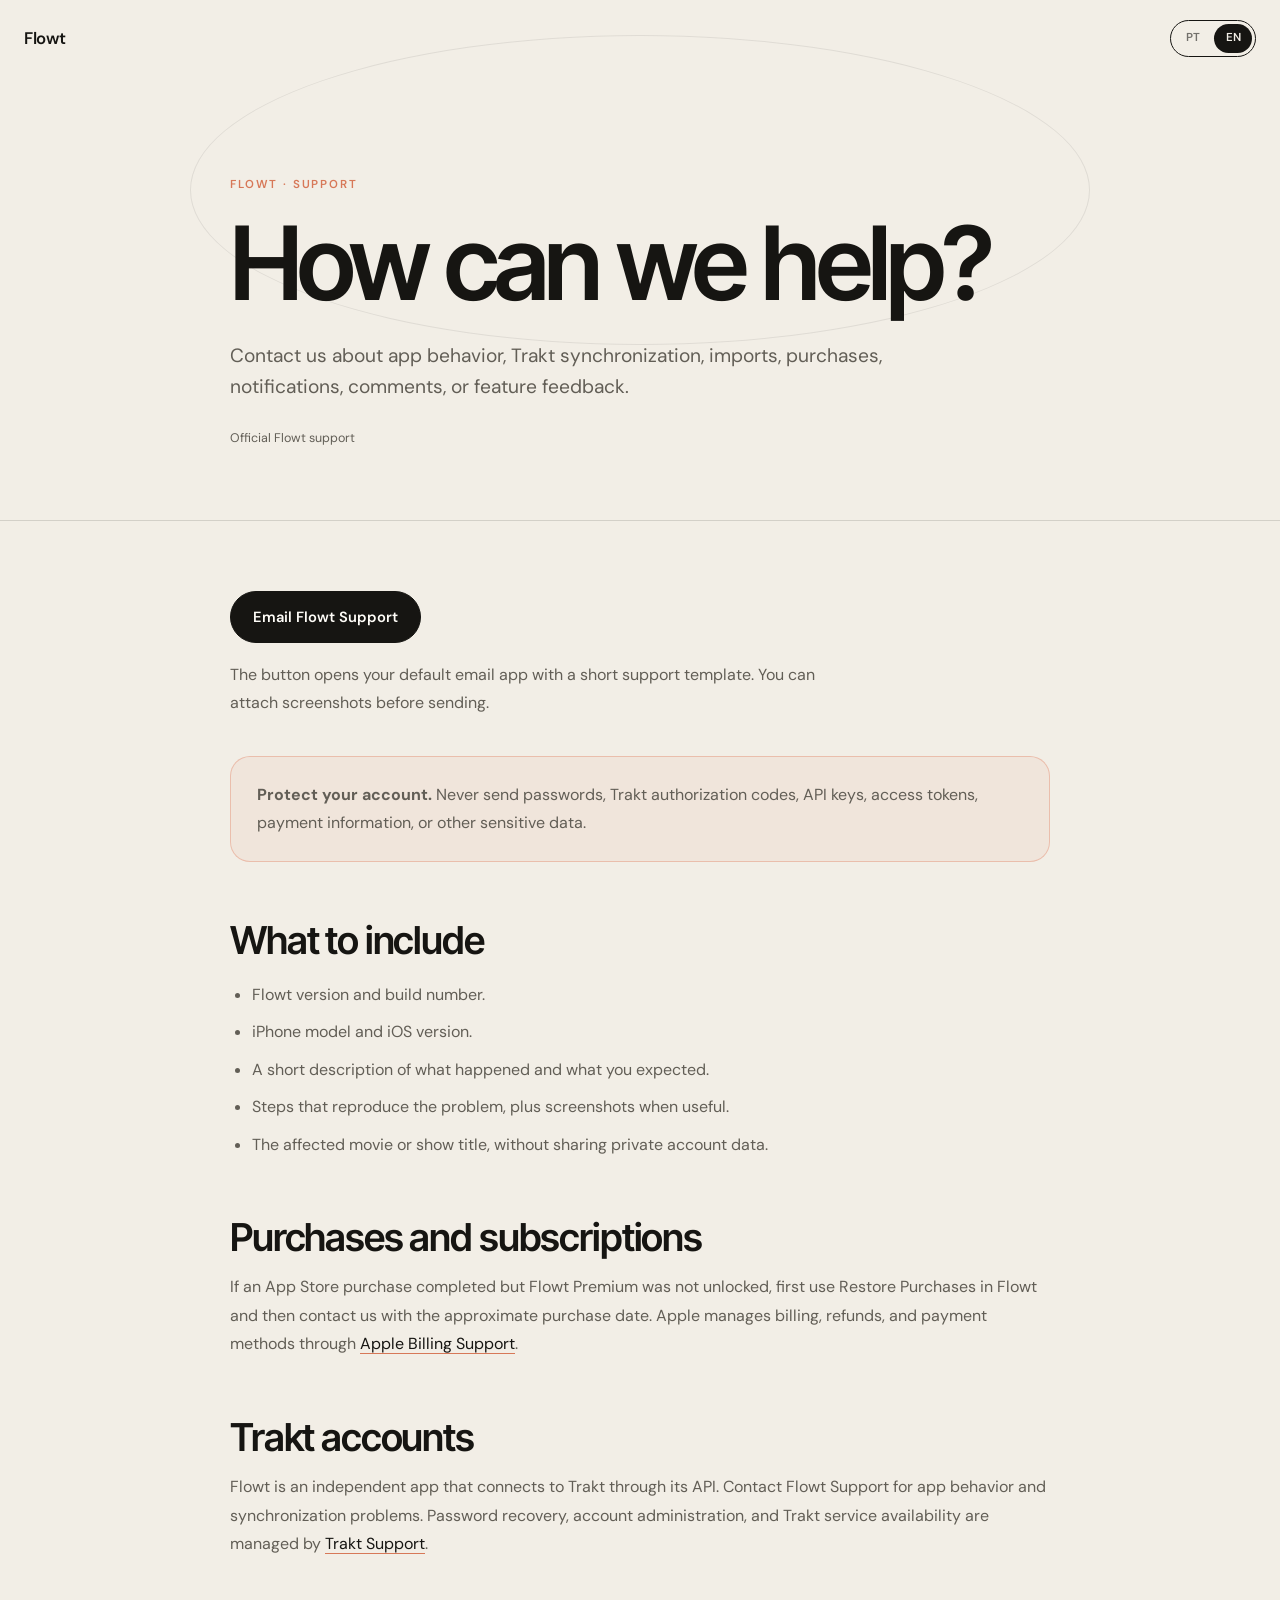
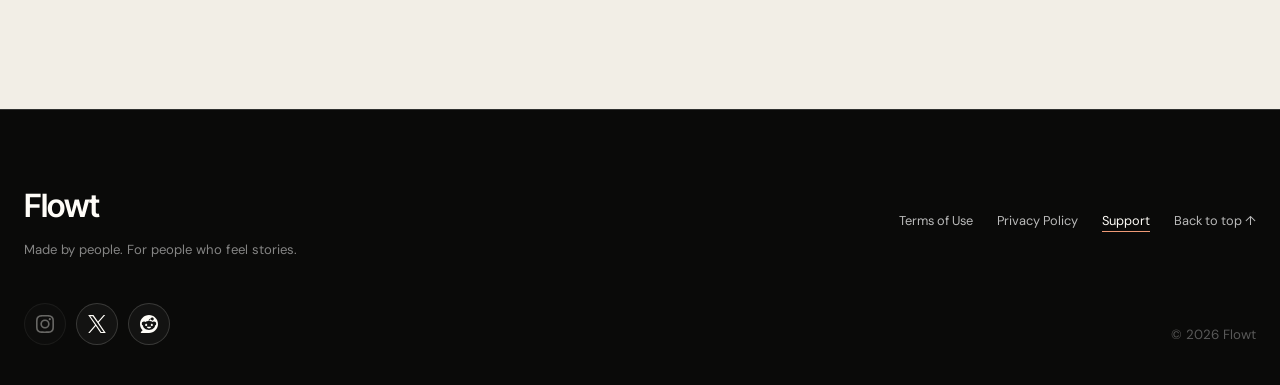
<file: support/index.html>
<!doctype html>
<html lang="pt-BR" class="no-js">
<head>
  <meta charset="utf-8">
  <meta name="viewport" content="width=device-width, initial-scale=1">
  <meta name="theme-color" content="#f2eee6">
  <meta name="description" content="Página oficial de suporte do aplicativo Flowt.">
  <title>Suporte — Flowt</title>
  <link rel="icon" href="../images/appicon.png">
  <link rel="apple-touch-icon" href="../images/appicon.png">
  <link rel="preconnect" href="https://fonts.googleapis.com">
  <link rel="preconnect" href="https://fonts.gstatic.com" crossorigin>
  <link href="https://fonts.googleapis.com/css2?family=DM+Sans:opsz,wght@9..40,400;9..40,500;9..40,600&amp;family=Instrument+Serif:ital@0;1&amp;family=Inter+Tight:wght@500;600;700&amp;display=swap" rel="stylesheet">
  <script>document.documentElement.classList.remove('no-js');document.documentElement.classList.add('js');</script>
  <link rel="stylesheet" href="../index.css">
  <link rel="stylesheet" href="../legal.css">
</head>
<body class="legal-page" id="top" data-legal-page="support">
  <a class="skip-link" href="#content" data-i18n="skip">Pular para o conteúdo</a>

  <header class="site-header" id="site-header">
    <a class="brand" href="../#top" aria-label="Flowt — início" data-i18n-aria="aria.home">
      <span class="brand-wordmark">Flowt</span>
    </a>
    <div class="header-actions">
      <div class="language-switch" role="group" aria-label="Idioma" data-i18n-aria="aria.language">
        <button type="button" data-language="pt" class="is-active" aria-pressed="true">PT</button>
        <button type="button" data-language="en" aria-pressed="false">EN</button>
      </div>
    </div>
  </header>

  <main class="legal-main" id="content">
    <article data-content-language="pt" lang="pt-BR">
      <header class="legal-hero">
        <div class="legal-shell">
          <p class="legal-eyebrow">Flowt · Suporte</p>
          <h1 class="legal-title">Como podemos ajudar?</h1>
          <p class="legal-intro">Fale com a gente sobre o funcionamento do aplicativo, sincronização com o Trakt, importações, compras, notificações, comentários ou sugestões.</p>
          <p class="legal-updated">Suporte oficial do Flowt</p>
        </div>
      </header>
      <div class="legal-document legal-shell">
        <div class="support-actions">
          <a class="support-button" href="mailto:flowttest@gmail.com?subject=Suporte%20do%20Flowt&amp;body=Vers%C3%A3o%20e%20build%20do%20Flowt%3A%0AModelo%20do%20iPhone%20e%20vers%C3%A3o%20do%20iOS%3A%0A%0AO%20que%20aconteceu%3A%0A%0AO%20que%20voc%C3%AA%20esperava%3A%0A%0APassos%20para%20reproduzir%3A%0A1.%20%0A2.%20%0A3.%20">Enviar e-mail ao suporte</a>
          <p>O botão abre seu aplicativo de e-mail com um modelo curto. Você pode anexar capturas de tela antes de enviar.</p>
        </div>

        <div class="legal-note support-notice">
          <p><strong>Proteja sua conta.</strong> Nunca envie senhas, códigos de autorização do Trakt, chaves de API, tokens de acesso, dados de pagamento ou outras informações sensíveis.</p>
        </div>

        <h2>O que informar</h2>
        <ul>
          <li>Versão e número da build do Flowt.</li>
          <li>Modelo do iPhone e versão do iOS.</li>
          <li>Uma descrição curta do que aconteceu e do resultado esperado.</li>
          <li>Passos para reproduzir o problema e capturas de tela quando ajudarem.</li>
          <li>O título do filme ou da série afetada, sem compartilhar dados privados da conta.</li>
        </ul>

        <h2>Compras e assinaturas</h2>
        <p>Se uma compra da App Store foi concluída, mas o Flowt Premium não foi liberado, primeiro use Restaurar Compras no Flowt e depois entre em contato informando a data aproximada da compra. Cobranças, reembolsos e métodos de pagamento são administrados pelo <a href="https://support.apple.com/pt-br/billing">Suporte de Cobrança da Apple</a>.</p>

        <h2>Contas do Trakt</h2>
        <p>O Flowt é um aplicativo independente que se conecta ao Trakt por meio de sua API. Procure o Suporte do Flowt para problemas no aplicativo ou na sincronização. Recuperação de senha, administração da conta e disponibilidade do serviço Trakt são tratados pelo <a href="https://forums.trakt.tv/c/support/">Suporte do Trakt</a>.</p>
      </div>
    </article>

    <article data-content-language="en" lang="en" hidden>
      <header class="legal-hero">
        <div class="legal-shell">
          <p class="legal-eyebrow">Flowt · Support</p>
          <h1 class="legal-title">How can we help?</h1>
          <p class="legal-intro">Contact us about app behavior, Trakt synchronization, imports, purchases, notifications, comments, or feature feedback.</p>
          <p class="legal-updated">Official Flowt support</p>
        </div>
      </header>
      <div class="legal-document legal-shell">
        <div class="support-actions">
          <a class="support-button" href="mailto:flowttest@gmail.com?subject=Flowt%20Support&amp;body=Flowt%20version%20and%20build%3A%0AiPhone%20model%20and%20iOS%20version%3A%0A%0AWhat%20happened%3A%0A%0AWhat%20you%20expected%3A%0A%0ASteps%20to%20reproduce%3A%0A1.%20%0A2.%20%0A3.%20">Email Flowt Support</a>
          <p>The button opens your default email app with a short support template. You can attach screenshots before sending.</p>
        </div>

        <div class="legal-note support-notice">
          <p><strong>Protect your account.</strong> Never send passwords, Trakt authorization codes, API keys, access tokens, payment information, or other sensitive data.</p>
        </div>

        <h2>What to include</h2>
        <ul>
          <li>Flowt version and build number.</li>
          <li>iPhone model and iOS version.</li>
          <li>A short description of what happened and what you expected.</li>
          <li>Steps that reproduce the problem, plus screenshots when useful.</li>
          <li>The affected movie or show title, without sharing private account data.</li>
        </ul>

        <h2>Purchases and subscriptions</h2>
        <p>If an App Store purchase completed but Flowt Premium was not unlocked, first use Restore Purchases in Flowt and then contact us with the approximate purchase date. Apple manages billing, refunds, and payment methods through <a href="https://support.apple.com/billing">Apple Billing Support</a>.</p>

        <h2>Trakt accounts</h2>
        <p>Flowt is an independent app that connects to Trakt through its API. Contact Flowt Support for app behavior and synchronization problems. Password recovery, account administration, and Trakt service availability are managed by <a href="https://forums.trakt.tv/c/support/">Trakt Support</a>.</p>
      </div>
    </article>
  </main>

  <footer class="site-footer" id="footer" data-theme="dark">
    <div class="footer-brand">
      <span>Flowt</span>
      <p data-i18n="footer.signature">Feito por gente. Para quem sente histórias.</p>
    </div>
    <nav aria-label="Links do rodapé" data-i18n-aria="aria.footerLinks">
      <a href="../terms/" data-i18n="footer.terms">Termos de Uso</a>
      <a href="../privacy/" data-i18n="footer.privacy">Política de Privacidade</a>
      <a href="../support/" aria-current="page" data-i18n="footer.support">Suporte</a>
      <a href="#top" data-i18n="footer.top">Voltar ao topo ↑</a>
    </nav>
    <div class="footer-social" aria-label="Redes sociais" data-i18n-aria="aria.social">
      <span class="social-link is-pending" aria-label="Instagram — em breve" data-i18n-aria="aria.instagramSoon"><img src="../images/social/instagram.svg" width="20" height="20" alt=""></span>
      <a class="social-link" href="https://x.com/flowt_app" target="_blank" rel="noopener noreferrer" aria-label="Flowt no X" data-i18n-aria="aria.x"><img src="../images/social/x.svg" width="20" height="20" alt=""></a>
      <a class="social-link" href="https://www.reddit.com/r/flowtapp/" target="_blank" rel="noopener noreferrer" aria-label="Flowt no Reddit" data-i18n-aria="aria.reddit"><img src="../images/social/reddit.svg" width="20" height="20" alt=""></a>
    </div>
    <small>© <span id="year"></span> Flowt</small>
  </footer>

  <script src="../legal.js" defer></script>
</body>
</html>
</file>
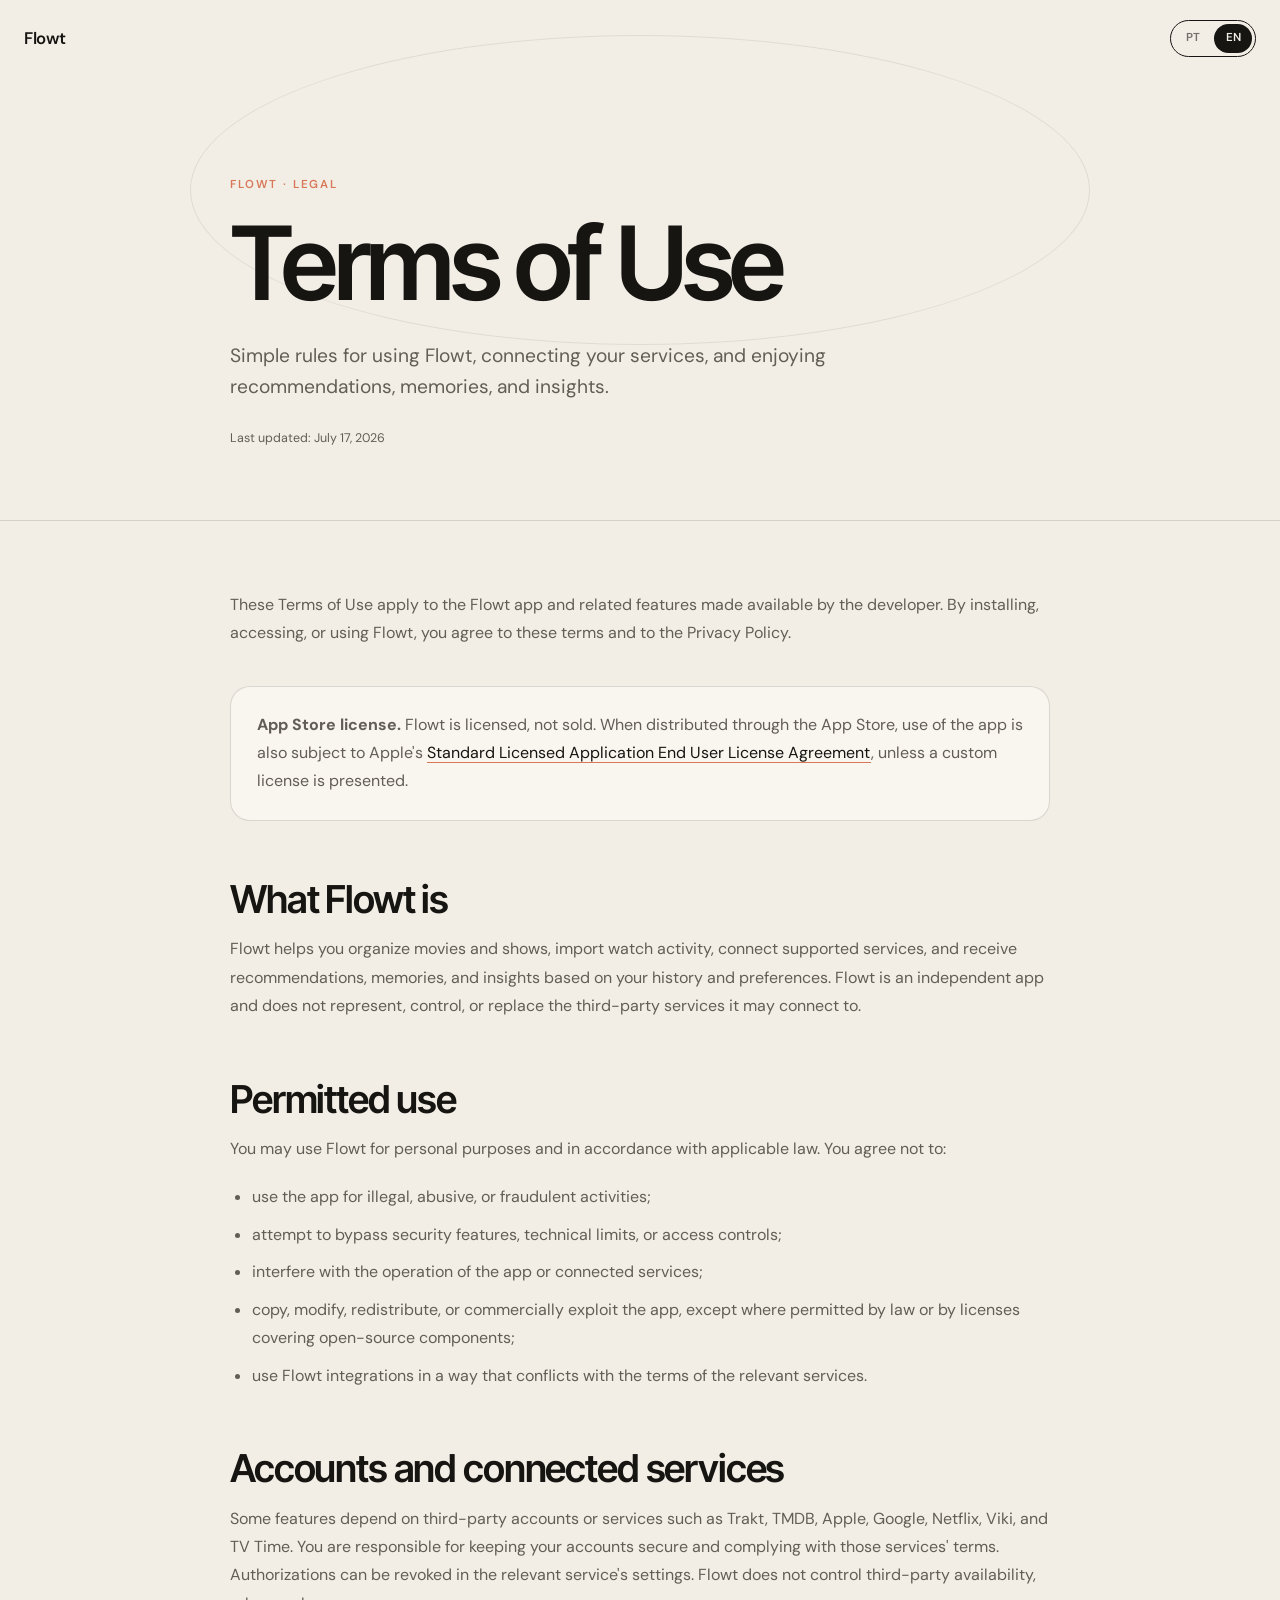
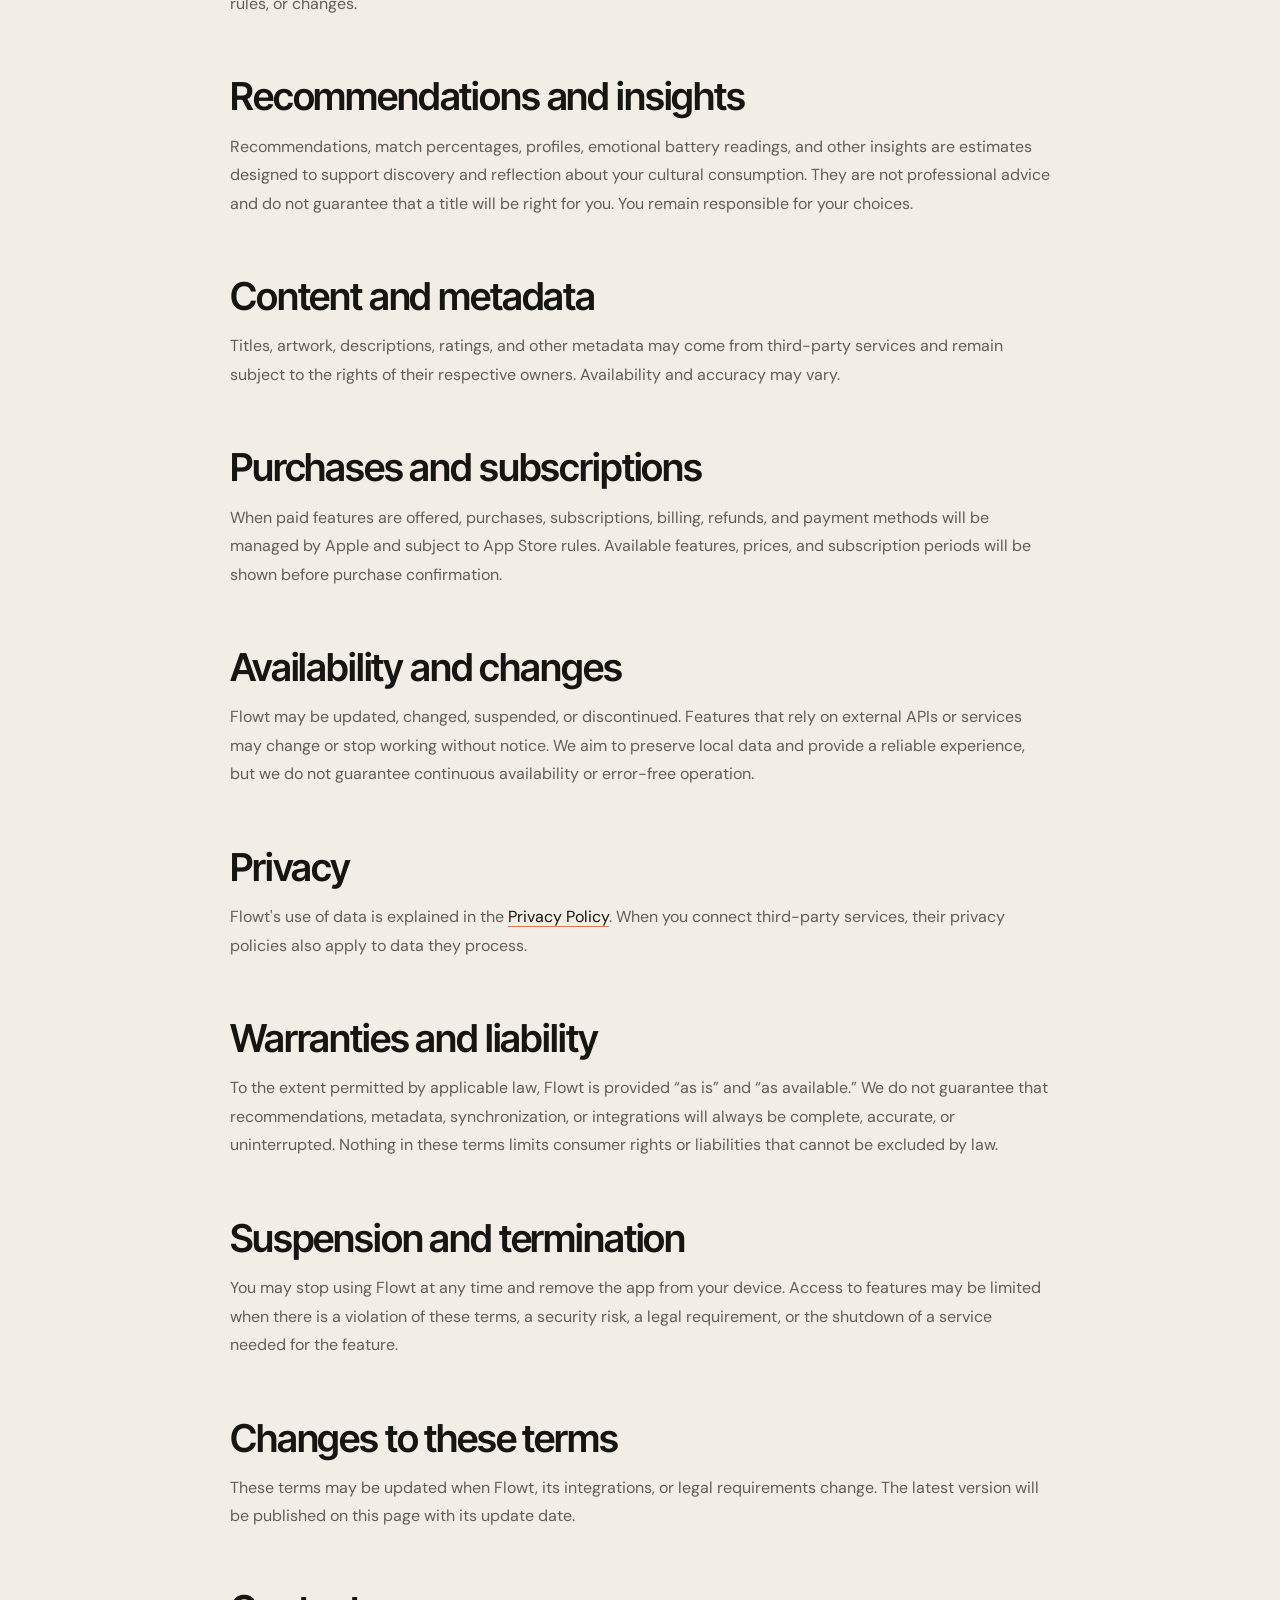
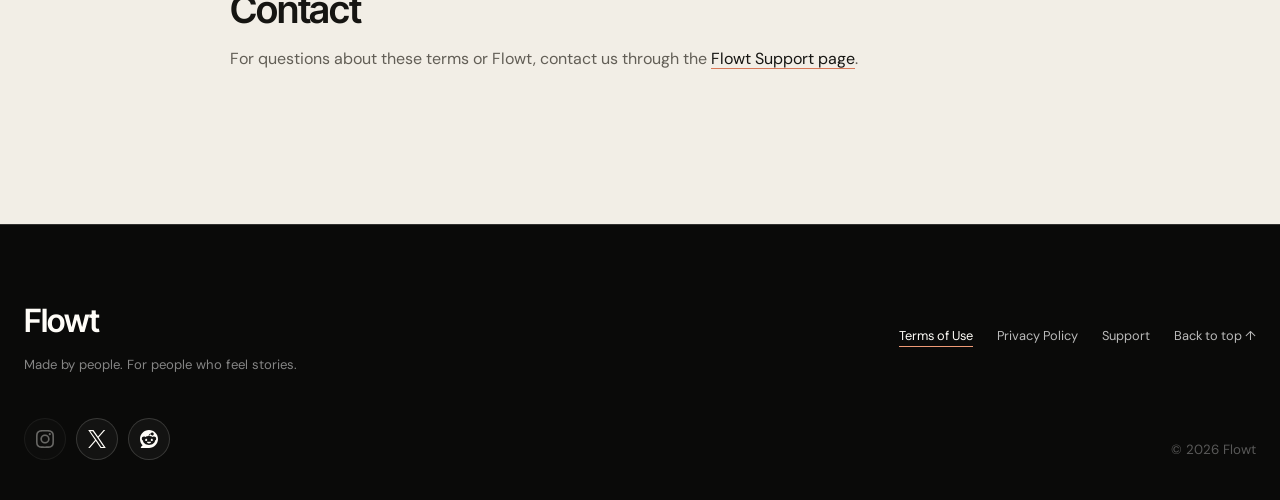
<file: terms/index.html>
<!doctype html>
<html lang="pt-BR" class="no-js">
<head>
  <meta charset="utf-8">
  <meta name="viewport" content="width=device-width, initial-scale=1">
  <meta name="theme-color" content="#f2eee6">
  <meta name="description" content="Termos de Uso do aplicativo Flowt.">
  <title>Termos de Uso — Flowt</title>
  <link rel="icon" href="../images/appicon.png">
  <link rel="apple-touch-icon" href="../images/appicon.png">
  <link rel="preconnect" href="https://fonts.googleapis.com">
  <link rel="preconnect" href="https://fonts.gstatic.com" crossorigin>
  <link href="https://fonts.googleapis.com/css2?family=DM+Sans:opsz,wght@9..40,400;9..40,500;9..40,600&amp;family=Instrument+Serif:ital@0;1&amp;family=Inter+Tight:wght@500;600;700&amp;display=swap" rel="stylesheet">
  <script>document.documentElement.classList.remove('no-js');document.documentElement.classList.add('js');</script>
  <link rel="stylesheet" href="../index.css">
  <link rel="stylesheet" href="../legal.css">
</head>
<body class="legal-page" id="top" data-legal-page="terms">
  <a class="skip-link" href="#content" data-i18n="skip">Pular para o conteúdo</a>

  <header class="site-header" id="site-header">
    <a class="brand" href="../#top" aria-label="Flowt — início" data-i18n-aria="aria.home">
      <span class="brand-wordmark">Flowt</span>
    </a>
    <div class="header-actions">
      <div class="language-switch" role="group" aria-label="Idioma" data-i18n-aria="aria.language">
        <button type="button" data-language="pt" class="is-active" aria-pressed="true">PT</button>
        <button type="button" data-language="en" aria-pressed="false">EN</button>
      </div>
    </div>
  </header>

  <main class="legal-main" id="content">
    <article data-content-language="pt" lang="pt-BR">
      <header class="legal-hero">
        <div class="legal-shell">
          <p class="legal-eyebrow">Flowt · Legal</p>
          <h1 class="legal-title">Termos de Uso</h1>
          <p class="legal-intro">Regras simples para usar o Flowt, conectar seus serviços e aproveitar recomendações, memórias e insights.</p>
          <p class="legal-updated">Última atualização: 17 de julho de 2026</p>
        </div>
      </header>
      <div class="legal-document legal-shell">
        <p>Estes Termos de Uso se aplicam ao uso do aplicativo Flowt e dos recursos relacionados disponibilizados pelo desenvolvedor. Ao instalar, acessar ou usar o Flowt, você concorda com estes termos e com a Política de Privacidade.</p>

        <div class="legal-note">
          <p><strong>Licença da App Store.</strong> O Flowt é licenciado, e não vendido. Quando distribuído pela App Store, o uso do aplicativo também está sujeito ao <a href="https://www.apple.com/legal/internet-services/itunes/dev/stdeula/">Contrato de Licença de Usuário Final padrão da Apple</a>, salvo se uma licença personalizada for apresentada.</p>
        </div>

        <h2>O que é o Flowt</h2>
        <p>O Flowt ajuda você a organizar filmes e séries, importar atividades de reprodução, conectar serviços compatíveis e receber recomendações, memórias e insights baseados no seu histórico e nas suas preferências. O Flowt é um aplicativo independente e não representa, controla ou substitui os serviços de terceiros aos quais pode se conectar.</p>

        <h2>Uso permitido</h2>
        <p>Você pode usar o Flowt para fins pessoais e de acordo com a legislação aplicável. Você concorda em não:</p>
        <ul>
          <li>usar o aplicativo para atividades ilegais, abusivas ou fraudulentas;</li>
          <li>tentar contornar recursos de segurança, limites técnicos ou controles de acesso;</li>
          <li>interferir no funcionamento do aplicativo ou dos serviços conectados;</li>
          <li>copiar, modificar, redistribuir ou explorar comercialmente o aplicativo, exceto quando permitido por lei ou por licenças de componentes de código aberto;</li>
          <li>usar integrações do Flowt de maneira incompatível com os termos dos respectivos serviços.</li>
        </ul>

        <h2>Contas e serviços conectados</h2>
        <p>Alguns recursos dependem de contas ou serviços de terceiros, como Trakt, TMDB, Apple, Google, Netflix, Viki e TV Time. Você é responsável por manter suas contas seguras e por respeitar os termos desses serviços. Autorizações podem ser revogadas nas configurações do respectivo serviço. O Flowt não controla a disponibilidade, as regras ou as alterações realizadas por terceiros.</p>

        <h2>Recomendações e insights</h2>
        <p>Recomendações, percentuais de afinidade, perfis, leituras da bateria emocional e outros insights são estimativas criadas para ajudar na descoberta e na reflexão sobre o seu consumo cultural. Eles não constituem aconselhamento profissional nem garantem que uma obra será adequada para você. Você continua responsável por suas escolhas.</p>

        <h2>Conteúdo e metadados</h2>
        <p>Títulos, imagens, descrições, classificações e outros metadados podem vir de serviços de terceiros e permanecer sujeitos aos direitos de seus respectivos proprietários. A disponibilidade e a precisão dessas informações podem variar.</p>

        <h2>Compras e assinaturas</h2>
        <p>Quando recursos pagos forem oferecidos, compras, assinaturas, cobranças, reembolsos e métodos de pagamento serão administrados pela Apple e estarão sujeitos às regras da App Store. Os recursos, preços e períodos de assinatura disponíveis serão apresentados antes da confirmação da compra.</p>

        <h2>Disponibilidade e alterações</h2>
        <p>O Flowt pode ser atualizado, modificado, suspenso ou descontinuado. Recursos que dependem de APIs ou serviços externos podem mudar ou deixar de funcionar sem aviso prévio. Procuraremos preservar seus dados locais e oferecer uma experiência confiável, mas não garantimos disponibilidade contínua ou ausência de erros.</p>

        <h2>Privacidade</h2>
        <p>O uso de dados pelo Flowt é explicado na <a href="../privacy/">Política de Privacidade</a>. Ao conectar serviços de terceiros, as políticas de privacidade desses serviços também se aplicam aos dados processados por eles.</p>

        <h2>Garantias e responsabilidade</h2>
        <p>Na extensão permitida pela legislação aplicável, o Flowt é fornecido “como está” e “conforme disponível”. Não garantimos que recomendações, metadados, sincronizações ou integrações serão sempre completos, precisos ou ininterruptos. Nada nestes termos limita direitos do consumidor ou responsabilidades que não possam ser excluídos por lei.</p>

        <h2>Suspensão e encerramento</h2>
        <p>Você pode deixar de usar o Flowt a qualquer momento e remover o aplicativo do seu dispositivo. O acesso a recursos pode ser limitado quando houver violação destes termos, risco à segurança, exigência legal ou encerramento de um serviço necessário ao funcionamento do recurso.</p>

        <h2>Alterações nestes termos</h2>
        <p>Estes termos podem ser atualizados quando o Flowt, suas integrações ou os requisitos legais mudarem. A versão mais recente será publicada nesta página com a data de atualização.</p>

        <h2>Contato</h2>
        <p>Para dúvidas sobre estes termos ou sobre o Flowt, entre em contato pela <a href="../support/">página de Suporte do Flowt</a>.</p>
      </div>
    </article>

    <article data-content-language="en" lang="en" hidden>
      <header class="legal-hero">
        <div class="legal-shell">
          <p class="legal-eyebrow">Flowt · Legal</p>
          <h1 class="legal-title">Terms of Use</h1>
          <p class="legal-intro">Simple rules for using Flowt, connecting your services, and enjoying recommendations, memories, and insights.</p>
          <p class="legal-updated">Last updated: July 17, 2026</p>
        </div>
      </header>
      <div class="legal-document legal-shell">
        <p>These Terms of Use apply to the Flowt app and related features made available by the developer. By installing, accessing, or using Flowt, you agree to these terms and to the Privacy Policy.</p>

        <div class="legal-note">
          <p><strong>App Store license.</strong> Flowt is licensed, not sold. When distributed through the App Store, use of the app is also subject to Apple's <a href="https://www.apple.com/legal/internet-services/itunes/dev/stdeula/">Standard Licensed Application End User License Agreement</a>, unless a custom license is presented.</p>
        </div>

        <h2>What Flowt is</h2>
        <p>Flowt helps you organize movies and shows, import watch activity, connect supported services, and receive recommendations, memories, and insights based on your history and preferences. Flowt is an independent app and does not represent, control, or replace the third-party services it may connect to.</p>

        <h2>Permitted use</h2>
        <p>You may use Flowt for personal purposes and in accordance with applicable law. You agree not to:</p>
        <ul>
          <li>use the app for illegal, abusive, or fraudulent activities;</li>
          <li>attempt to bypass security features, technical limits, or access controls;</li>
          <li>interfere with the operation of the app or connected services;</li>
          <li>copy, modify, redistribute, or commercially exploit the app, except where permitted by law or by licenses covering open-source components;</li>
          <li>use Flowt integrations in a way that conflicts with the terms of the relevant services.</li>
        </ul>

        <h2>Accounts and connected services</h2>
        <p>Some features depend on third-party accounts or services such as Trakt, TMDB, Apple, Google, Netflix, Viki, and TV Time. You are responsible for keeping your accounts secure and complying with those services' terms. Authorizations can be revoked in the relevant service's settings. Flowt does not control third-party availability, rules, or changes.</p>

        <h2>Recommendations and insights</h2>
        <p>Recommendations, match percentages, profiles, emotional battery readings, and other insights are estimates designed to support discovery and reflection about your cultural consumption. They are not professional advice and do not guarantee that a title will be right for you. You remain responsible for your choices.</p>

        <h2>Content and metadata</h2>
        <p>Titles, artwork, descriptions, ratings, and other metadata may come from third-party services and remain subject to the rights of their respective owners. Availability and accuracy may vary.</p>

        <h2>Purchases and subscriptions</h2>
        <p>When paid features are offered, purchases, subscriptions, billing, refunds, and payment methods will be managed by Apple and subject to App Store rules. Available features, prices, and subscription periods will be shown before purchase confirmation.</p>

        <h2>Availability and changes</h2>
        <p>Flowt may be updated, changed, suspended, or discontinued. Features that rely on external APIs or services may change or stop working without notice. We aim to preserve local data and provide a reliable experience, but we do not guarantee continuous availability or error-free operation.</p>

        <h2>Privacy</h2>
        <p>Flowt's use of data is explained in the <a href="../privacy/">Privacy Policy</a>. When you connect third-party services, their privacy policies also apply to data they process.</p>

        <h2>Warranties and liability</h2>
        <p>To the extent permitted by applicable law, Flowt is provided “as is” and “as available.” We do not guarantee that recommendations, metadata, synchronization, or integrations will always be complete, accurate, or uninterrupted. Nothing in these terms limits consumer rights or liabilities that cannot be excluded by law.</p>

        <h2>Suspension and termination</h2>
        <p>You may stop using Flowt at any time and remove the app from your device. Access to features may be limited when there is a violation of these terms, a security risk, a legal requirement, or the shutdown of a service needed for the feature.</p>

        <h2>Changes to these terms</h2>
        <p>These terms may be updated when Flowt, its integrations, or legal requirements change. The latest version will be published on this page with its update date.</p>

        <h2>Contact</h2>
        <p>For questions about these terms or Flowt, contact us through the <a href="../support/">Flowt Support page</a>.</p>
      </div>
    </article>
  </main>

  <footer class="site-footer" id="footer" data-theme="dark">
    <div class="footer-brand">
      <span>Flowt</span>
      <p data-i18n="footer.signature">Feito por gente. Para quem sente histórias.</p>
    </div>
    <nav aria-label="Links do rodapé" data-i18n-aria="aria.footerLinks">
      <a href="../terms/" aria-current="page" data-i18n="footer.terms">Termos de Uso</a>
      <a href="../privacy/" data-i18n="footer.privacy">Política de Privacidade</a>
      <a href="../support/" data-i18n="footer.support">Suporte</a>
      <a href="#top" data-i18n="footer.top">Voltar ao topo ↑</a>
    </nav>
    <div class="footer-social" aria-label="Redes sociais" data-i18n-aria="aria.social">
      <span class="social-link is-pending" aria-label="Instagram — em breve" data-i18n-aria="aria.instagramSoon"><img src="../images/social/instagram.svg" width="20" height="20" alt=""></span>
      <a class="social-link" href="https://x.com/flowt_app" target="_blank" rel="noopener noreferrer" aria-label="Flowt no X" data-i18n-aria="aria.x"><img src="../images/social/x.svg" width="20" height="20" alt=""></a>
      <a class="social-link" href="https://www.reddit.com/r/flowtapp/" target="_blank" rel="noopener noreferrer" aria-label="Flowt no Reddit" data-i18n-aria="aria.reddit"><img src="../images/social/reddit.svg" width="20" height="20" alt=""></a>
    </div>
    <small>© <span id="year"></span> Flowt</small>
  </footer>

  <script src="../legal.js" defer></script>
</body>
</html>
</file>
<file: index.css>
:root {
  --paper: #f2eee6;
  --paper-deep: #e6dfd3;
  --ink: #161512;
  --ink-soft: #625e56;
  --night: #0a0a09;
  --night-soft: #171714;
  --clay: #d77858;
  --clay-bright: #ef9a76;
  --sage: #b8c7ad;
  --sky: #c9dfe2;
  --wine: #29141a;
  --white: #fffdf8;
  --line-light: rgba(22, 21, 18, .14);
  --line-dark: rgba(255, 253, 248, .16);
  --display: "Inter Tight", "Arial Narrow", -apple-system, BlinkMacSystemFont, sans-serif;
  --accent-serif: "Instrument Serif", Iowan Old Style, Baskerville, Georgia, serif;
  --sans: "DM Sans", -apple-system, BlinkMacSystemFont, "Segoe UI", sans-serif;
  --ease-out: cubic-bezier(.16, 1, .3, 1);
  --ease-in-out: cubic-bezier(.76, 0, .24, 1);
  --page: min(1280px, calc(100vw - 64px));
  --header-height: 76px;
}

*, *::before, *::after { box-sizing: border-box; }
html { scroll-behavior: smooth; background: var(--night); }
body {
  margin: 0;
  background: var(--paper);
  color: var(--ink);
  font-family: var(--sans);
  font-size: 16px;
  line-height: 1.5;
  overflow-x: clip;
  -webkit-font-smoothing: antialiased;
  text-rendering: optimizeLegibility;
  font-optical-sizing: auto;
}
button, a { font: inherit; }
img { display: block; max-width: 100%; }
a { color: inherit; }
::selection { background: var(--clay); color: var(--white); }

.skip-link {
  position: fixed;
  left: 20px;
  top: -100px;
  z-index: 1000;
  padding: 12px 18px;
  border-radius: 999px;
  background: var(--white);
  color: var(--ink);
  text-decoration: none;
  transition: top .2s ease;
}
.skip-link:focus { top: 16px; }

.site-header {
  position: fixed;
  inset: 0 0 auto;
  z-index: 100;
  height: var(--header-height);
  display: flex;
  align-items: center;
  justify-content: space-between;
  padding: 0 max(24px, calc((100vw - 1360px) / 2));
  color: var(--ink);
  transition: color .45s ease, background .45s ease, border-color .45s ease, transform .45s var(--ease-out);
}
.site-header::before {
  content: "";
  position: absolute;
  inset: 0;
  z-index: -1;
  border-bottom: 1px solid transparent;
  background: rgba(242, 238, 230, 0);
  backdrop-filter: blur(0);
  -webkit-backdrop-filter: blur(0);
  transition: inherit;
}
.site-header.is-scrolled::before {
  border-color: var(--line-light);
  background: rgba(242, 238, 230, .78);
  backdrop-filter: blur(18px);
  -webkit-backdrop-filter: blur(18px);
}
.site-header.is-dark { color: var(--white); }
.site-header.is-dark.is-scrolled::before {
  border-color: var(--line-dark);
  background: rgba(10, 10, 9, .74);
}
.brand {
  display: inline-flex;
  align-items: center;
  gap: 10px;
  font-size: 1.05rem;
  font-weight: 600;
  letter-spacing: -.02em;
  text-decoration: none;
}
.brand-wordmark { font-family: var(--sans); font-size: 1.05rem; font-weight: 600; letter-spacing: -.02em; line-height: 1; }
.header-actions { display: flex; align-items: center; gap: 16px; }
.app-store-badge {
  display: inline-flex;
  align-items: center;
  gap: 12px;
  width: max-content;
  padding: 10px 17px 11px;
  border: 1px solid currentColor;
  border-radius: 17px;
  background: rgba(255, 253, 248, .48);
  color: var(--ink);
  line-height: 1;
  user-select: none;
}
.apple-mark { font-family: -apple-system, BlinkMacSystemFont, sans-serif; font-size: 2.25rem; line-height: .8; }
.app-store-badge > span:last-child { display: flex; flex-direction: column; gap: 3px; align-items: flex-start; }
.app-store-badge small { font-size: .62rem; font-weight: 500; letter-spacing: .015em; }
.app-store-badge strong { font-size: 1.04rem; font-weight: 600; letter-spacing: -.025em; }
.site-header.is-dark .app-store-badge { background: rgba(10, 10, 9, .26); color: var(--white); }
.language-switch { display: flex; gap: 2px; padding: 3px; border: 1px solid currentColor; border-radius: 999px; }
.language-switch button {
  width: 38px;
  height: 29px;
  border: 0;
  border-radius: 999px;
  background: transparent;
  color: inherit;
  cursor: pointer;
  font-size: .72rem;
  font-weight: 600;
  opacity: .58;
  transition: background .25s ease, color .25s ease, opacity .25s ease;
}
.language-switch button.is-active { background: var(--ink); color: var(--paper); opacity: 1; }
.site-header.is-dark .language-switch button.is-active { background: var(--white); color: var(--night); }

.chapter { position: relative; overflow: clip; }
.chapter-warm { background: var(--paper); color: var(--ink); }
.chapter-noir { background: var(--night); color: var(--white); }
.chapter-sky { background: var(--sky); color: var(--ink); }
.chapter-wine { background: var(--wine); color: var(--white); }
.eyebrow {
  margin: 0 0 22px;
  color: var(--clay);
  font-size: .72rem;
  font-weight: 600;
  letter-spacing: .16em;
  text-transform: uppercase;
}
.eyebrow-light { color: var(--clay-bright); }
.display-title {
  max-width: 1000px;
  margin: 0;
  font-family: var(--display);
  font-size: clamp(3.4rem, 5.3vw, 5.5rem);
  font-weight: 600;
  letter-spacing: -.035em;
  line-height: .96;
}
.section-deck {
  max-width: 580px;
  margin: 32px 0 0;
  color: var(--ink-soft);
  font-size: clamp(1rem, 1.45vw, 1.3rem);
  line-height: 1.55;
}
.section-intro { width: var(--page); margin: 0 auto; }
.section-intro-light .section-deck { color: rgba(255, 253, 248, .62); }

/* Hero */
.hero { min-height: 900px; padding: 118px 0 70px; }
.hero-noise {
  position: absolute;
  inset: 0;
  opacity: .2;
  pointer-events: none;
  background-image: url("data:image/svg+xml,%3Csvg viewBox='0 0 180 180' xmlns='http://www.w3.org/2000/svg'%3E%3Cfilter id='n'%3E%3CfeTurbulence type='fractalNoise' baseFrequency='.9' numOctaves='4' stitchTiles='stitch'/%3E%3C/filter%3E%3Crect width='100%25' height='100%25' filter='url(%23n)' opacity='.12'/%3E%3C/svg%3E");
}
.hero-orbit { position: absolute; border: 1px solid rgba(22, 21, 18, .09); border-radius: 50%; pointer-events: none; }
.hero-orbit-one { width: 780px; height: 780px; top: 160px; right: -220px; }
.hero-orbit-two { width: 1080px; height: 1080px; top: 40px; right: -280px; }
.hero-inner {
  position: relative;
  z-index: 3;
  display: grid;
  grid-template-columns: minmax(0, 1.12fr) minmax(420px, .88fr);
  align-items: center;
  width: var(--page);
  min-height: 720px;
  margin: 0 auto;
}
.hero-copy { position: relative; z-index: 4; width: auto; margin: 0; text-align: left; }
.hero-product-mark { display: flex; align-items: center; gap: 10px; margin-bottom: 38px; font-family: var(--sans); font-size: 1.5rem; font-weight: 600; letter-spacing: -.025em; line-height: 1; }
.hero-product-mark img { width: 24px; height: 24px; border-radius: 7px; box-shadow: 0 8px 20px rgba(58, 35, 24, .14); }
.hero-title {
  max-width: 720px;
  margin: 0;
  font-family: var(--display);
  font-size: clamp(4.2rem, 6vw, 6.5rem);
  font-weight: 700;
  letter-spacing: -.042em;
  line-height: .9;
}
.title-line { display: block; }
.title-line-accent { color: var(--clay); }
.hero-deck { max-width: 600px; margin: 34px 0 0; color: var(--ink-soft); font-size: clamp(1.1rem, 1.55vw, 1.35rem); }
.hero-support { max-width: 590px; margin: 20px 0 0; color: var(--ink-soft); font-size: .96rem; line-height: 1.65; }
.hero-store-badge { margin-top: 32px; }
.hero-stage { position: relative; z-index: 3; width: 100%; height: 720px; margin: 0; perspective: 1600px; overflow: visible; }
.phone {
  position: relative;
  width: 300px;
  aspect-ratio: 1320 / 2868;
  border: 9px solid #11110f;
  border-radius: 48px;
  background: #11110f;
  box-shadow: 0 35px 80px rgba(0, 0, 0, .22), inset 0 0 0 1px rgba(255, 255, 255, .16);
  overflow: hidden;
}
.phone::before {
  content: "";
  position: absolute;
  z-index: 3;
  top: 10px;
  left: 50%;
  width: 31%;
  height: 3.5%;
  border-radius: 999px;
  background: #050505;
  transform: translateX(-50%);
}
.phone img { width: 100%; height: 100%; object-fit: cover; }
.hero-hand-phone { position: absolute; z-index: 4; top: 50%; left: 48%; width: min(560px, 45vw); aspect-ratio: 3 / 4; margin: 0; transform: translate(-37.5%, -49%) rotateX(1deg); transform-origin: 37.5% 50%; filter: drop-shadow(0 38px 38px rgba(58, 35, 24, .2)); }
.js .hero-hand-phone.reveal { opacity: 0; transform: translate(-30%, -45%) rotateX(1deg); transition: opacity 1.2s var(--ease-out), transform 1.2s var(--ease-out); }
.js .hero-hand-phone.reveal.is-visible { opacity: 1; transform: translate(-37.5%, -49%) rotateX(1deg); }
.hero-hand-screen { position: absolute; z-index: 1; top: 1.35%; left: 11.55%; width: 51.35%; height: 81.75%; border-radius: 14% / 6%; background: #080807; overflow: hidden; }
.hero-hand-screen img { width: 100%; height: 100%; object-fit: cover; }
.hero-hand-frame { position: absolute; z-index: 2; inset: 0; width: 100%; height: 100%; object-fit: contain; pointer-events: none; }

/* Manifesto */
.manifesto { min-height: 125vh; display: grid; place-items: center; padding: 160px 32px; text-align: center; }
.manifesto-glow { position: absolute; width: 80vw; height: 80vw; border-radius: 50%; background: radial-gradient(circle, rgba(215, 120, 88, .17), transparent 64%); transform: translateY(calc((var(--progress, 0) - .5) * 18vh)); }
.manifesto-inner { position: relative; z-index: 2; max-width: 1100px; }
.manifesto-title { margin: 0; font-family: var(--display); font-size: clamp(4rem, 7vw, 7.2rem); font-weight: 600; letter-spacing: -.04em; line-height: .92; }
.manifesto-title span, .manifesto-title em { display: block; opacity: calc(.2 + var(--progress, 0) * .8); transform: translateY(calc((1 - var(--progress, 0)) * 36px)); }
.manifesto-title em { color: var(--clay-bright); font-family: var(--accent-serif); font-weight: 400; letter-spacing: -.025em; }
.manifesto-title span:last-child { transition-delay: .08s; }
.manifesto-caption { max-width: 560px; margin: 44px auto 0; color: rgba(255, 253, 248, .58); font-size: 1.06rem; }
.manifesto-marquee { position: absolute; right: 0; bottom: 34px; left: 0; overflow: hidden; color: rgba(255, 253, 248, .14); white-space: nowrap; }
.manifesto-marquee span { display: block; width: max-content; font-family: var(--display); font-size: clamp(2rem, 5vw, 5rem); font-weight: 600; letter-spacing: -.035em; transform: translateX(calc(-12% + var(--progress, 0) * 10%)); }

/* Memories */
.memories { min-height: 1250px; padding: 170px 0 130px; }
.memories::after { content: ""; position: absolute; inset: 28% -10% auto; height: 620px; background: radial-gradient(ellipse, rgba(215, 120, 88, .2), transparent 68%); pointer-events: none; }
.memories .section-intro { position: relative; z-index: 2; }
.memories .display-title { max-width: 940px; }
.memory-stage { position: relative; z-index: 3; width: var(--page); height: 680px; margin: 110px auto 0; perspective: 1600px; }
.memory-poster {
  position: absolute;
  top: 0;
  left: 50%;
  width: min(390px, 32vw);
  aspect-ratio: 3 / 4.2;
  border: 1px solid rgba(255, 255, 255, .18);
  border-radius: 28px;
  background: var(--night-soft);
  box-shadow: 0 50px 100px rgba(0, 0, 0, .55);
  overflow: hidden;
  transform-origin: 50% 100%;
}
.memory-poster img { width: 100%; height: 100%; object-fit: cover; object-position: top center; }
.poster-wash { position: absolute; inset: 0; background: linear-gradient(180deg, transparent 20%, rgba(7, 7, 6, .14) 46%, rgba(7, 7, 6, .95)); }
.poster-index { position: absolute; top: 24px; right: 26px; font-family: var(--display); font-size: 2rem; font-weight: 600; }
.poster-copy { position: absolute; right: 28px; bottom: 30px; left: 28px; }
.poster-copy span { color: var(--clay-bright); font-size: .68rem; font-weight: 600; letter-spacing: .12em; text-transform: uppercase; }
.poster-copy h3 { margin: 10px 0 16px; font-family: var(--display); font-size: clamp(2rem, 3vw, 3rem); font-weight: 600; letter-spacing: -.03em; line-height: .96; }
.poster-copy p { margin: 0; color: rgba(255, 255, 255, .58); font-size: .78rem; }
.memory-poster-one { z-index: 1; transform: translateX(calc(-118% + var(--progress, 0) * -10%)) translateY(calc(70px - var(--progress, 0) * 20px)) rotate(calc(-11deg + var(--progress, 0) * -2deg)); }
.memory-poster-two { z-index: 3; transform: translateX(-50%) translateY(calc((1 - var(--progress, 0)) * 55px)) scale(calc(.9 + var(--progress, 0) * .1)); }
.memory-poster-three { z-index: 2; transform: translateX(calc(18% + var(--progress, 0) * 10%)) translateY(calc(70px - var(--progress, 0) * 20px)) rotate(calc(11deg + var(--progress, 0) * 2deg)); }
.memory-footnote { position: relative; z-index: 3; max-width: 500px; margin: 36px auto 0; color: rgba(255, 255, 255, .54); text-align: center; }

/* Personalization */
.personalization { padding: 180px 0; }
.personalization .display-title { max-width: 1080px; }
.feature-row { display: grid; grid-template-columns: minmax(0, .85fr) minmax(420px, 1.15fr); gap: clamp(60px, 8vw, 140px); align-items: center; width: var(--page); min-height: 850px; margin: 130px auto 0; }
.feature-row-explain { grid-template-columns: minmax(420px, 1.15fr) minmax(0, .85fr); }
.feature-row-explain .feature-copy { order: 2; }
.feature-row-explain .feature-visual { order: 1; }
.feature-number { display: inline-grid; width: 42px; height: 42px; margin-bottom: 30px; place-items: center; border: 1px solid var(--line-light); border-radius: 50%; color: var(--clay); font-size: .75rem; }
.feature-copy h3 { max-width: 560px; margin: 0; font-family: var(--display); font-size: clamp(3rem, 4.8vw, 4rem); font-weight: 600; letter-spacing: -.035em; line-height: .97; }
.feature-copy > p { max-width: 500px; margin: 32px 0 0; color: var(--ink-soft); font-size: 1.12rem; line-height: 1.65; }
.prompt-example { display: flex; align-items: center; gap: 5px; max-width: 440px; margin-top: 40px; padding: 18px 20px; border: 1px solid var(--line-light); border-radius: 18px; background: rgba(255, 255, 255, .54); box-shadow: 0 18px 60px rgba(71, 56, 42, .08); color: var(--ink-soft); }
.prompt-cursor { width: 1px; height: 1.1em; background: var(--clay); animation: blink 1s step-end infinite; }
@keyframes blink { 50% { opacity: 0; } }
.feature-visual { position: relative; display: grid; min-height: 730px; place-items: center; border-radius: 42px; overflow: hidden; }
.feature-visual-vibe { background: linear-gradient(145deg, #cdd8c3, #aebba6); }
.feature-visual-explain { background: linear-gradient(145deg, #d7c6ba, #b99482); }
.feature-visual::before { content: ""; position: absolute; width: 520px; height: 520px; border: 1px solid rgba(255, 255, 255, .38); border-radius: 50%; box-shadow: 0 0 0 90px rgba(255, 255, 255, .08), 0 0 0 180px rgba(255, 255, 255, .05); }
.phone-feature { z-index: 2; width: 290px; }
.phone-tilted { transform: rotate(5deg); }
.ambient-card { position: absolute; z-index: 4; display: flex; flex-direction: column; padding: 14px 17px; border: 1px solid rgba(255, 255, 255, .65); border-radius: 17px; background: rgba(255, 255, 255, .66); box-shadow: 0 18px 50px rgba(0, 0, 0, .12); backdrop-filter: blur(14px); }
.ambient-card-top { top: 12%; left: 7%; }
.ambient-card span { color: var(--ink-soft); font-size: .68rem; }
.vibe-bubble { position: absolute; z-index: 3; padding: 9px 14px; border-radius: 999px; background: var(--white); box-shadow: 0 12px 40px rgba(0, 0, 0, .1); font-size: .72rem; font-weight: 600; }
.vibe-bubble-one { right: 8%; top: 23%; }
.vibe-bubble-two { right: 13%; bottom: 18%; }
.vibe-bubble-three { left: 8%; bottom: 27%; }
.signal-list { max-width: 460px; margin: 42px 0 0; padding: 0; list-style: none; border-top: 1px solid var(--line-light); }
.signal-list li { display: flex; justify-content: space-between; padding: 15px 0; border-bottom: 1px solid var(--line-light); color: var(--ink-soft); }
.signal-list strong { color: var(--ink); }

/* Care system */
.care { padding: 170px 0 150px; }
.care-intro .display-title { max-width: 930px; }
.care-intro .section-deck { max-width: 680px; }
.care-grid { display: grid; grid-template-columns: repeat(3, minmax(0, 1fr)); gap: 20px; width: var(--page); margin: 90px auto 0; }
.care-card {
  display: grid;
  min-width: 0;
  min-height: 730px;
  grid-template-rows: minmax(0, 1fr) auto;
  border: 1px solid rgba(22, 21, 18, .10);
  border-radius: 34px;
  background: rgba(255, 253, 248, .78);
  box-shadow: 0 24px 70px rgba(54, 67, 65, .09);
  overflow: hidden;
  transition: transform .65s var(--ease-out), box-shadow .65s var(--ease-out);
}
.care-card:hover { transform: translateY(-7px); box-shadow: 0 34px 85px rgba(54, 67, 65, .15); }
.care-visual { position: relative; min-height: 470px; overflow: hidden; }
.care-visual-label { position: absolute; z-index: 3; top: 24px; left: 26px; font-size: .64rem; font-weight: 600; letter-spacing: .14em; opacity: .56; }
.care-card-copy { position: relative; min-height: 250px; padding: 30px 30px 34px; border-top: 1px solid rgba(22, 21, 18, .08); background: rgba(255, 253, 248, .92); }
.care-card-index { position: absolute; top: 31px; right: 30px; color: var(--clay); font-size: .68rem; font-weight: 600; letter-spacing: .08em; }
.care-card-copy h3 { max-width: calc(100% - 42px); margin: 0; font-family: var(--display); font-size: clamp(1.45rem, 2vw, 1.85rem); font-weight: 600; letter-spacing: -.03em; line-height: 1.08; }
.care-card-copy p { margin: 17px 0 0; color: var(--ink-soft); font-size: .98rem; line-height: 1.55; }
.ray-card-visual { display: flex; align-items: flex-end; justify-content: center; background: linear-gradient(145deg, #d9edf0 0%, #c3e0e5 60%, #aeced7 100%); }
.ray-card-orbit { position: absolute; width: 390px; height: 390px; border: 1px solid rgba(22, 21, 18, .12); border-radius: 50%; box-shadow: 0 0 0 62px rgba(255, 255, 255, .13), 0 0 0 124px rgba(255, 255, 255, .07); }
.ray-card-visual img { position: relative; z-index: 2; width: 95%; height: 94%; object-fit: contain; object-position: center bottom; filter: drop-shadow(0 22px 30px rgba(66, 78, 71, .18)); transition: transform .8s var(--ease-out); }
@media (hover: hover) and (pointer: fine) {
  .care-card-ray:hover .ray-card-visual img { transform: translateY(-5px) scale(1.02); }
}
.rhythm-card-visual { display: flex; align-items: stretch; padding: 0; background: #000; }
.rhythm-card-visual img { width: 100%; height: 100%; object-fit: contain; object-position: center; }
.choice-card-visual { display: flex; flex-direction: column; padding: 24px; background: linear-gradient(145deg, #e8dfd3, #d5c8b9); }
.choice-card-head { display: flex; align-items: center; justify-content: space-between; margin-bottom: 14px; }
.choice-card-head span { font-size: .64rem; font-weight: 600; letter-spacing: .14em; opacity: .54; }
.choice-card-head i { width: 9px; height: 9px; border-radius: 50%; background: var(--clay); box-shadow: 0 0 0 6px rgba(215, 120, 88, .14); }
.choice-option { display: grid; flex: 1; min-height: 0; grid-template-columns: 43px 1fr 20px; gap: 12px; align-items: center; margin-top: 13px; padding: 17px 16px; border: 1px solid rgba(22, 21, 18, .10); border-radius: 20px; background: rgba(255, 255, 255, .42); color: rgba(22, 21, 18, .65); }
.choice-option.is-selected { background: rgba(255, 253, 248, .88); color: var(--ink); box-shadow: 0 16px 35px rgba(72, 59, 48, .10); }
.choice-icon { display: grid; width: 40px; height: 40px; place-items: center; border-radius: 13px; background: rgba(22, 21, 18, .07); font-family: var(--display); font-size: 1.15rem; font-weight: 600; }
.choice-option div { display: flex; flex-direction: column; }
.choice-option strong { font-size: .95rem; font-weight: 600; }
.choice-option small { margin-top: 2px; font-size: .72rem; opacity: .58; }
.choice-option em { width: 17px; height: 17px; border: 1px solid rgba(22, 21, 18, .2); border-radius: 50%; }
.choice-option.is-selected em { border: 5px solid var(--clay); }
.care-statement { max-width: 790px; margin: 72px auto 0; font-family: var(--display); font-size: clamp(1.8rem, 3.4vw, 3rem); font-weight: 600; letter-spacing: -.035em; line-height: 1.04; text-align: center; }

/* Identity */
.identity { height: 330vh; }
.identity-sticky { position: sticky; top: 0; display: grid; grid-template-columns: .82fr 1.18fr; gap: 7vw; align-items: center; width: var(--page); height: 100vh; min-height: 720px; margin: 0 auto; }
.identity-copy .section-deck { color: rgba(255, 253, 248, .58); }
.identity-copy .display-title { font-size: clamp(3.4rem, 5.2vw, 5.4rem); }
.identity-canvas { position: relative; height: min(72vh, 720px); perspective: 1500px; }
.identity-art { position: absolute; inset: 0; border: 1px solid var(--line-dark); border-radius: 32px; background: var(--night-soft); box-shadow: 0 50px 100px rgba(0, 0, 0, .5); overflow: hidden; opacity: 0; transform: translateY(40px) rotateY(-5deg) scale(.92); transform-origin: center; }
.identity-art.is-active { opacity: 1; transform: none; }
.identity-art img { width: 100%; height: 100%; object-fit: cover; }
.identity-art::after { content: ""; position: absolute; inset: 0; background: linear-gradient(180deg, transparent 48%, rgba(0, 0, 0, .84)); }
.identity-art figcaption { position: absolute; z-index: 2; right: 35px; bottom: 34px; left: 35px; display: flex; flex-direction: column; }
.identity-art figcaption span { color: var(--clay-bright); font-size: .66rem; font-weight: 600; letter-spacing: .13em; text-transform: uppercase; }
.identity-art figcaption strong { margin-top: 8px; font-family: var(--display); font-size: clamp(2.5rem, 4vw, 4rem); font-weight: 600; letter-spacing: -.035em; line-height: .95; }

/* Perspective */
.perspective { min-height: 1200px; padding: 170px 0 120px; }
.perspective-copy { position: relative; z-index: 4; width: var(--page); margin: 0 auto; text-align: center; }
.perspective-copy .display-title, .perspective-copy .section-deck { margin-right: auto; margin-left: auto; }
.perspective-copy .section-deck { color: rgba(255, 253, 248, .58); }
.perspective-stage { position: relative; width: min(1050px, 96vw); height: 720px; margin: 90px auto 0; perspective: 1500px; }
.perspective-rings { position: absolute; inset: 0; display: grid; place-items: center; }
.perspective-rings i { position: absolute; width: 500px; height: 500px; border: 1px solid rgba(255, 255, 255, .11); border-radius: 50%; transform: scale(calc(1 + var(--progress, 0) * .4)); }
.perspective-rings i:nth-child(2) { width: 720px; height: 720px; }
.perspective-rings i:nth-child(3) { width: 960px; height: 960px; }
.phone-perspective { position: absolute; z-index: 4; left: 50%; top: 0; width: 310px; transform: translateX(-50%) translateZ(calc(var(--progress, 0) * 120px)) scale(calc(.9 + var(--progress, 0) * .1)); }
.perspective-card { position: absolute; z-index: 2; top: 105px; width: 245px; aspect-ratio: 1320 / 2868; border: 7px solid #111; border-radius: 38px; background: #111; box-shadow: 0 35px 70px rgba(0, 0, 0, .4); overflow: hidden; opacity: calc(.35 + var(--progress, 0) * .5); }
.perspective-card img { width: 100%; height: 100%; object-fit: cover; }
.perspective-card-left { left: 14%; transform: translateX(calc((1 - var(--progress, 0)) * 90px)) rotate(-10deg); }
.perspective-card-right { right: 14%; transform: translateX(calc((1 - var(--progress, 0)) * -90px)) rotate(10deg); }
.perspective-stat { position: absolute; z-index: 7; display: flex; flex-direction: column; min-width: 120px; padding: 17px 20px; border: 1px solid rgba(255, 255, 255, .18); border-radius: 18px; background: rgba(255, 255, 255, .09); backdrop-filter: blur(16px); }
.perspective-stat strong { font-family: var(--display); font-size: 2.4rem; font-weight: 600; letter-spacing: -.035em; line-height: 1; }
.perspective-stat span { color: rgba(255, 255, 255, .58); font-size: .7rem; }
.stat-one { left: 7%; bottom: 20%; }
.stat-two { right: 7%; top: 16%; }

/* Closing and footer */
.closing { min-height: 720px; display: flex; flex-direction: column; align-items: center; justify-content: center; padding: 120px 32px; text-align: center; }
.closing-icon { position: relative; z-index: 2; width: 112px; height: auto; aspect-ratio: 1; margin-bottom: 44px; border-radius: 30px; object-fit: cover; box-shadow: 0 24px 60px rgba(58, 35, 24, .18); }
.closing-title { max-width: 1000px; margin: 0; font-family: var(--display); font-size: clamp(4rem, 7vw, 7.2rem); font-weight: 600; letter-spacing: -.042em; line-height: .92; }
.closing-subtitle { position: relative; z-index: 2; max-width: 620px; margin: 30px auto 0; color: var(--ink-soft); font-size: 1.08rem; line-height: 1.65; }
.closing-store-badge { position: relative; z-index: 2; margin-top: 36px; }
.site-footer { display: grid; grid-template-columns: minmax(220px, 1fr) auto; gap: 44px 80px; padding: 72px max(24px, calc((100vw - 1360px) / 2)) 40px; background: var(--night); color: var(--white); border-top: 1px solid var(--line-dark); }
.footer-brand { display: flex; flex-direction: column; align-items: flex-start; gap: 10px; font-family: var(--display); font-size: 2rem; font-weight: 600; letter-spacing: -.03em; }
.footer-brand p { margin: 0; color: rgba(255, 255, 255, .5); font-family: var(--sans); font-size: .82rem; font-weight: 400; letter-spacing: 0; }
.site-footer nav { display: flex; flex-wrap: wrap; justify-content: flex-end; align-items: center; gap: 24px; }
.site-footer nav a { color: rgba(255, 255, 255, .72); font-size: .8rem; text-decoration: none; }
.site-footer nav a:hover { color: var(--white); }
.footer-pending { color: rgba(255, 255, 255, .38); font-size: .8rem; cursor: default; }
.footer-social { display: flex; align-items: center; gap: 10px; }
.social-link { display: grid; width: 42px; height: 42px; place-items: center; border: 1px solid var(--line-dark); border-radius: 50%; background: rgba(255, 255, 255, .04); transition: border-color .25s ease, background .25s ease, transform .25s ease; }
a.social-link:hover { border-color: rgba(255, 255, 255, .5); background: rgba(255, 255, 255, .1); transform: translateY(-2px); }
.social-link img { width: 18px; height: 18px; }
.social-link.is-pending { opacity: .38; cursor: default; }
.site-footer small { align-self: end; color: rgba(255, 255, 255, .32); text-align: right; }

/* Progressive motion */
.js .reveal { opacity: 0; transform: translateY(34px); transition: opacity 1s var(--ease-out), transform 1s var(--ease-out); }
.js .reveal.is-visible { opacity: 1; transform: none; }
.hero .reveal:nth-child(2) { transition-delay: .07s; }
.hero .reveal:nth-child(3) { transition-delay: .14s; }
.hero-stage .reveal:nth-of-type(2) { transition-delay: .16s; }
.hero-stage .reveal:nth-of-type(3) { transition-delay: .24s; }

@media (max-width: 1000px) {
  :root { --page: min(100% - 40px, 760px); }
  .hero { min-height: auto; padding-bottom: 30px; }
  .hero-inner { grid-template-columns: 1fr; min-height: 0; }
  .hero-copy { max-width: 720px; margin: 0 auto; text-align: center; }
  .hero-product-mark { justify-content: center; }
  .hero-title, .hero-deck, .hero-support { margin-right: auto; margin-left: auto; }
  .hero-store-badge { margin-right: auto; margin-left: auto; }
  .hero-stage { height: 680px; margin-top: 42px; }
  .hero-hand-phone { left: 50%; width: min(530px, 70vw); transform: translate(-37.5%, -49%) rotateX(1deg); }
  .feature-row, .feature-row-explain { grid-template-columns: 1fr; min-height: auto; }
  .feature-row-explain .feature-copy { order: 1; }
  .feature-row-explain .feature-visual { order: 2; }
  .feature-copy { max-width: 680px; }
  .feature-visual { min-height: 720px; }
  .identity-sticky { gap: 30px; }
  .care-grid { grid-template-columns: repeat(2, minmax(0, 1fr)); }
  .care-card-choice { grid-column: 1 / -1; }
  .care-card-choice .care-visual { min-height: 430px; }
}

@media (max-width: 760px) {
  :root { --page: calc(100% - 32px); --header-height: 68px; }
  .site-header { padding: 0 16px; }
  .brand-wordmark { font-size: 1.05rem; }
  .display-title { font-size: clamp(3rem, 12.5vw, 4rem); line-height: .98; }
  .hero { min-height: auto; padding: 112px 0 34px; }
  .hero-product-mark { margin-bottom: 30px; font-size: 1.3rem; }
  .hero-product-mark img { width: 21px; height: 21px; border-radius: 6px; }
  .hero-title { font-size: clamp(3.5rem, 15.5vw, 4.5rem); line-height: .94; }
  .hero-deck { max-width: 350px; margin-top: 32px; }
  .hero-support { max-width: 390px; }
  .hero-stage { width: 100%; height: 520px; margin-top: 42px; }
  .hero-hand-phone { left: 50%; width: min(390px, 100vw); }
  .phone { border-width: 6px; border-radius: 34px; }
  .manifesto { min-height: 95vh; padding: 120px 18px; }
  .manifesto-title { font-size: clamp(3.5rem, 15vw, 4.6rem); line-height: .94; }
  .manifesto-marquee { bottom: 20px; }
  .memories { min-height: auto; padding: 120px 0 100px; }
  .memory-stage { display: grid; grid-auto-flow: column; grid-auto-columns: 82vw; gap: 16px; width: 100%; height: auto; margin-top: 70px; padding: 0 16px 24px; overflow-x: auto; scroll-snap-type: x mandatory; perspective: none; scrollbar-width: none; }
  .memory-stage::-webkit-scrollbar { display: none; }
  .memory-poster { position: relative; top: auto; left: auto; width: auto; scroll-snap-align: center; transform: none !important; }
  .memory-footnote { padding: 0 24px; }
  .personalization { padding: 120px 0; }
  .feature-row { gap: 55px; margin-top: 90px; }
  .feature-row + .feature-row { margin-top: 150px; }
  .feature-copy h3 { font-size: clamp(3rem, 13vw, 3.8rem); }
  .feature-visual { min-height: 590px; border-radius: 28px; }
  .phone-feature { width: 235px; }
  .ambient-card-top { left: 2%; }
  .care { padding: 120px 0 100px; }
  .care-grid { grid-auto-flow: column; grid-auto-columns: 86vw; grid-template-columns: none; gap: 14px; width: 100%; margin-top: 64px; padding: 0 16px 24px; overflow-x: auto; scroll-snap-type: x mandatory; scrollbar-width: none; }
  .care-grid::-webkit-scrollbar { display: none; }
  .care-card, .care-card-choice { min-height: 670px; grid-column: auto; scroll-snap-align: center; }
  .care-visual, .care-card-choice .care-visual { min-height: 415px; }
  .care-card-copy { min-height: 255px; padding: 26px 24px 30px; }
  .care-card-index { top: 27px; right: 24px; }
  .care-card-copy h3 { font-size: 1.5rem; }
  .care-statement { margin-top: 52px; padding: 0 24px; font-size: clamp(1.8rem, 8.5vw, 2.5rem); }
  .identity { height: auto; padding: 120px 0; }
  .identity-sticky { position: relative; display: flex; height: auto; min-height: 0; flex-direction: column; align-items: stretch; }
  .identity-copy .section-deck { margin-top: 24px; }
  .identity-canvas { width: 100%; height: 65vh; min-height: 500px; margin-top: 30px; }
  .identity-art:not(.is-active) { display: none; }
  .perspective { min-height: 1000px; padding: 120px 0 80px; }
  .perspective-stage { height: 600px; margin-top: 70px; }
  .phone-perspective { width: 235px; }
  .perspective-card { top: 90px; width: 170px; border-width: 5px; border-radius: 28px; }
  .perspective-card-left { left: -2%; }
  .perspective-card-right { right: -2%; }
  .perspective-stat { min-width: 100px; padding: 12px 14px; }
  .stat-one { left: 3%; bottom: 22%; }
  .stat-two { right: 3%; top: 15%; }
  .closing { min-height: 620px; padding: 100px 20px; }
  .closing-icon { width: 92px; margin-bottom: 36px; border-radius: 25px; }
  .closing-title { font-size: clamp(3.6rem, 15vw, 4.5rem); }
  .closing-subtitle { max-width: 400px; margin-top: 24px; }
  .site-footer { grid-template-columns: 1fr; gap: 34px; padding-top: 56px; }
  .site-footer nav { justify-content: flex-start; }
  .site-footer small { text-align: left; }
}

@media (prefers-reduced-motion: reduce) {
  html { scroll-behavior: auto; }
  *, *::before, *::after { animation-duration: .01ms !important; animation-iteration-count: 1 !important; transition-duration: .01ms !important; }
  .js .reveal { opacity: 1; transform: none; }
  .manifesto-title span, .manifesto-title em, .manifesto-glow, .manifesto-marquee span,
  .memory-poster, .perspective-rings i, .phone-perspective, .perspective-card { transform: none !important; }
  .identity { height: auto; padding: 120px 0; }
  .identity-sticky { position: relative; height: auto; min-height: 720px; }
}

@media (forced-colors: active) {
  .phone, .memory-poster, .feature-visual, .identity-art { border: 2px solid CanvasText; }
}
</file>
<file: legal.css>
[hidden] { display: none !important; }

.legal-page { background: var(--paper); }
.legal-main { min-height: 100vh; }
.legal-shell { width: min(820px, calc(100vw - 48px)); margin: 0 auto; }
.legal-hero {
  position: relative;
  padding: 176px 0 72px;
  border-bottom: 1px solid var(--line-light);
}
.legal-hero::before {
  content: "";
  position: absolute;
  top: 35px;
  left: 50%;
  width: min(900px, 92vw);
  height: 310px;
  border: 1px solid rgba(22, 21, 18, .08);
  border-radius: 50%;
  transform: translateX(-50%);
  pointer-events: none;
}
.legal-eyebrow {
  position: relative;
  margin: 0 0 24px;
  color: var(--clay);
  font-size: .72rem;
  font-weight: 600;
  letter-spacing: .16em;
  text-transform: uppercase;
}
.legal-title {
  position: relative;
  max-width: 760px;
  margin: 0;
  font-family: var(--display);
  font-size: clamp(4rem, 8vw, 7rem);
  font-weight: 600;
  letter-spacing: -.045em;
  line-height: .9;
}
.legal-intro {
  position: relative;
  max-width: 680px;
  margin: 32px 0 0;
  color: var(--ink-soft);
  font-size: clamp(1.05rem, 1.5vw, 1.25rem);
  line-height: 1.6;
}
.legal-updated { position: relative; margin: 26px 0 0; color: var(--ink-soft); font-size: .78rem; }
.legal-document { padding: 70px 0 130px; }
.legal-document h2 {
  margin: 58px 0 16px;
  font-family: var(--display);
  font-size: clamp(1.8rem, 3vw, 2.4rem);
  font-weight: 600;
  letter-spacing: -.03em;
  line-height: 1.05;
}
.legal-document h2:first-child { margin-top: 0; }
.legal-document p, .legal-document li { color: var(--ink-soft); font-size: 1rem; line-height: 1.78; }
.legal-document p { margin: 0 0 20px; }
.legal-document ul { margin: 20px 0 26px; padding-left: 22px; }
.legal-document li + li { margin-top: 9px; }
.legal-document a { color: var(--ink); text-decoration-color: var(--clay); text-decoration-thickness: 1px; text-underline-offset: 4px; }
.legal-document a:hover { color: var(--clay); }
.legal-note { margin: 38px 0; padding: 24px 26px; border: 1px solid var(--line-light); border-radius: 20px; background: rgba(255, 253, 248, .5); }
.legal-note p:last-child { margin-bottom: 0; }
.support-actions { margin: 0 0 38px; }
.support-actions p { max-width: 620px; margin-top: 18px; }
.support-button {
  display: inline-flex;
  min-height: 52px;
  align-items: center;
  justify-content: center;
  padding: 13px 22px;
  border: 1px solid var(--ink);
  border-radius: 999px;
  background: var(--ink);
  color: var(--white) !important;
  font-size: .92rem;
  font-weight: 600;
  text-decoration: none !important;
  transition: transform .25s ease, background-color .25s ease;
}
.support-button:hover { background: var(--clay); transform: translateY(-2px); }
.support-button:focus-visible { outline: 3px solid var(--clay-bright); outline-offset: 4px; }
.support-notice { border-color: rgba(224, 119, 84, .35); background: rgba(224, 119, 84, .07); }
.legal-page .site-footer nav a[aria-current="page"] { color: var(--white); text-decoration: underline; text-decoration-color: var(--clay-bright); text-underline-offset: 6px; }

@media (max-width: 760px) {
  .legal-shell { width: calc(100% - 32px); }
  .legal-hero { padding: 132px 0 54px; }
  .legal-hero::before { top: 48px; height: 220px; }
  .legal-title { font-size: clamp(3.5rem, 16vw, 4.8rem); }
  .legal-intro { margin-top: 26px; }
  .legal-document { padding: 54px 0 90px; }
  .legal-document h2 { margin-top: 46px; }
  .legal-note { padding: 20px; border-radius: 17px; }
}
</file>
